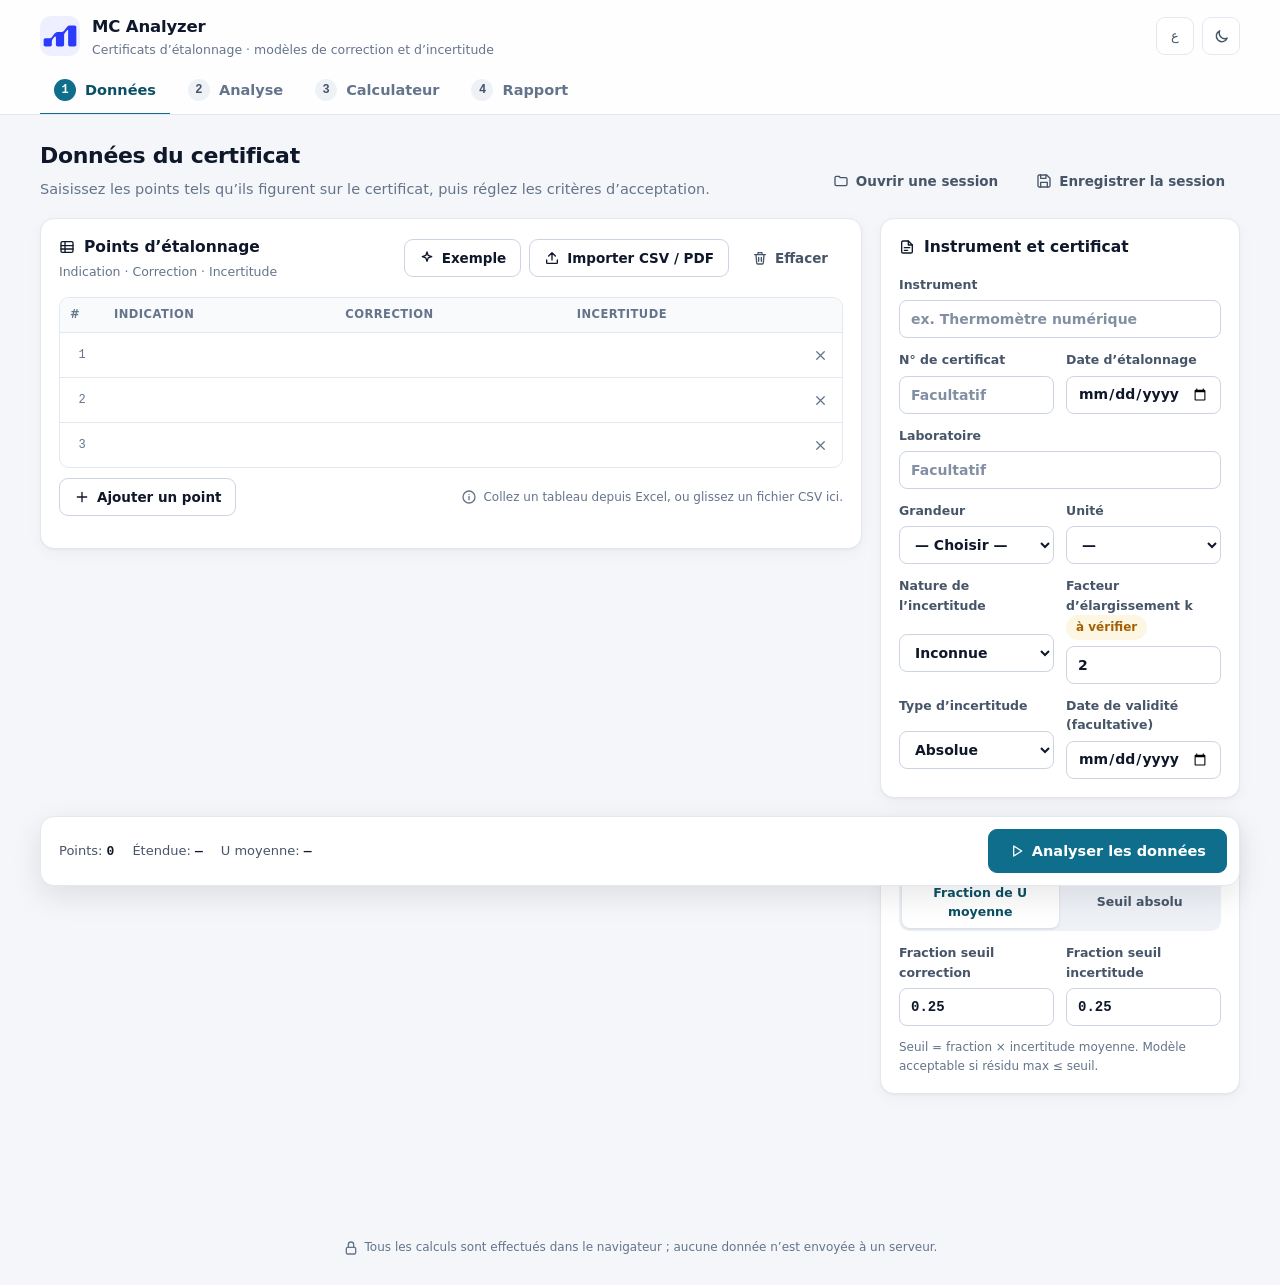
<file: webapp/index.html>
<!doctype html>
<html lang="fr" dir="ltr">
<head>
  <meta charset="utf-8">
  <meta name="viewport" content="width=device-width, initial-scale=1">
  <title>MC Analyzer</title>
  <meta name="description" content="Analyse des certificats d'étalonnage : modèles de correction et d'incertitude, calculateur et rapport.">
  <meta name="referrer" content="no-referrer">
  <meta name="color-scheme" content="light dark">
  <link rel="stylesheet" href="styles.css">
  <link rel="icon" type="image/png" href="logo.png">
  <link rel="icon" type="image/svg+xml" href="logo.svg">
</head>
<body>
  <header class="appbar">
    <div class="wrap appbar-inner">
      <div class="brand">
        <div class="brand-mark" aria-hidden="true"><img src="logo.svg" alt="" width="40" height="40"></div>
        <div class="brand-text">
          <strong data-i18n="app.title"></strong>
          <span data-i18n="app.subtitle"></span>
        </div>
      </div>
      <div class="appbar-actions">
        <button class="icon-btn lang-btn" id="langBtn" type="button"></button>
        <button class="icon-btn" id="themeBtn" type="button" data-i18n-title="theme"></button>
      </div>
    </div>
    <nav class="wrap tabs" role="tablist">
      <button class="tab active" role="tab" data-tab="data"><span class="step">1</span><span data-i18n="tab.data"></span></button>
      <button class="tab" role="tab" data-tab="analysis"><span class="step">2</span><span data-i18n="tab.analysis"></span></button>
      <button class="tab" role="tab" data-tab="calc"><span class="step">3</span><span data-i18n="tab.calc"></span></button>
      <button class="tab" role="tab" data-tab="report"><span class="step">4</span><span data-i18n="tab.report"></span></button>
    </nav>
  </header>

  <main class="wrap">
    <!-- 1. Données -->
    <section class="panel active" id="panel-data" role="tabpanel">
      <div class="page-head">
        <div>
          <h1 data-i18n="data.h"></h1>
          <p data-i18n="data.p"></p>
        </div>
        <div class="toolbar">
          <button class="btn ghost" id="loadSessionBtn" type="button"><span class="ico" data-ico="folder"></span><span data-i18n="btn.loadSession"></span></button>
          <button class="btn ghost" id="saveSessionBtn" type="button"><span class="ico" data-ico="save"></span><span data-i18n="btn.saveSession"></span></button>
        </div>
      </div>

      <div class="layout-data">
        <div class="card dropzone" id="pointsCard">
          <div class="card-head">
            <div>
              <h2><span class="ico" data-ico="table"></span><span data-i18n="points.title"></span></h2>
              <p class="card-sub" data-i18n="points.sub"></p>
            </div>
            <div class="toolbar">
              <button class="btn" id="exampleBtn" type="button"><span class="ico" data-ico="spark"></span><span data-i18n="btn.example"></span></button>
              <button class="btn" id="importBtn" type="button"><span class="ico" data-ico="upload"></span><span data-i18n="btn.importFile"></span></button>
              <button class="btn ghost danger" id="clearBtn" type="button"><span class="ico" data-ico="trash"></span><span class="lbl-opt" data-i18n="btn.clear"></span></button>
            </div>
          </div>
          <div class="card-body">
            <div class="table-wrap">
              <table class="pts">
                <thead><tr>
                  <th>#</th>
                  <th><span data-i18n="col.indication"></span> <span class="unit-i"></span></th>
                  <th><span data-i18n="col.correction"></span> <span class="unit-c"></span></th>
                  <th><span data-i18n="col.uncertainty"></span> <span class="unit-u"></span></th>
                  <th></th>
                </tr></thead>
                <tbody id="pointsBody"></tbody>
              </table>
            </div>
            <div class="table-foot">
              <button class="btn" id="addRowBtn" type="button"><span class="ico" data-ico="plus"></span><span data-i18n="btn.addRow"></span></button>
              <p class="help"><span class="ico" data-ico="info"></span><span data-i18n="points.hint"></span></p>
            </div>
            <div class="alerts" id="dataAlerts"></div>
          </div>
        </div>

        <div class="stack">
          <div class="card">
            <div class="card-head"><h2><span class="ico" data-ico="doc"></span><span data-i18n="meta.title"></span></h2></div>
            <div class="card-body fields two">
              <label class="field full"><span data-i18n="f.instrument"></span><input id="m-instrument" data-i18n-ph="ph.instrument" autocomplete="off"></label>
              <label class="field"><span data-i18n="f.certificate"></span><input id="m-certificate" data-i18n-ph="ph.optional" autocomplete="off"></label>
              <label class="field"><span data-i18n="f.date"></span><input id="m-date" type="date"></label>
              <label class="field full"><span data-i18n="f.lab"></span><input id="m-lab" data-i18n-ph="ph.optional" autocomplete="off"></label>
              <label class="field"><span data-i18n="f.grandeur"></span><select id="m-grandeur"></select></label>
              <label class="field"><span data-i18n="f.unit"></span><select id="m-unit"></select></label>
              <input type="hidden" id="m-unitI"><input type="hidden" id="m-unitC"><input type="hidden" id="m-unitU">
              <label class="field"><span data-i18n="f.nature"></span>
                <select id="m-nature">
                  <option value="" data-i18n="nature.unknown"></option>
                  <option value="U" data-i18n="nature.expanded"></option>
                  <option value="u" data-i18n="nature.standard"></option>
                </select>
              </label>
              <label class="field"><span><span data-i18n="f.k"></span> <span class="pill warn" id="kVerifyPill" data-i18n="k.verify" hidden></span></span>
                <input id="m-k" inputmode="decimal" autocomplete="off" value="2">
              </label>
              <label class="field"><span data-i18n="f.uncType"></span>
                <select id="m-uncType">
                  <option value="absolute" data-i18n="unc.absolute"></option>
                  <option value="relative" data-i18n="unc.relative"></option>
                </select>
              </label>
              <label class="field"><span data-i18n="f.validUntil"></span><input id="m-validUntil" type="date"></label>
            </div>
          </div>

          <div class="card">
            <div class="card-head"><h2><span class="ico" data-ico="sliders"></span><span data-i18n="crit.title"></span></h2></div>
            <div class="card-body fields">
              <div class="seg" role="radiogroup">
                <button type="button" data-mode="fraction" class="on" data-i18n="mode.fraction"></button>
                <button type="button" data-mode="absolute" data-i18n="mode.absolute"></button>
              </div>
              <div class="fields two" id="fractionFields">
                <label class="field"><span data-i18n="f.alphaC"></span><input id="s-alphaC" type="number" min="0" step="any" value="0.25"></label>
                <label class="field"><span data-i18n="f.alphaU"></span><input id="s-alphaU" type="number" min="0" step="any" value="0.25"></label>
              </div>
              <div class="fields two" id="absoluteFields" hidden>
                <label class="field"><span data-i18n="f.limitC"></span><input id="s-limitC" type="number" min="0" step="any" value="0"></label>
                <label class="field"><span data-i18n="f.limitU"></span><input id="s-limitU" type="number" min="0" step="any" value="0"></label>
              </div>
              <p class="help" id="critHelp"></p>
            </div>
          </div>
        </div>
      </div>

      <div class="action-bar">
        <div class="summary" id="dataSummary"></div>
        <button class="btn primary lg" id="analyzeBtn" type="button"><span class="ico" data-ico="play"></span><span data-i18n="btn.analyze"></span></button>
      </div>
    </section>

    <!-- 2. Analyse -->
    <section class="panel" id="panel-analysis" role="tabpanel">
      <div class="page-head">
        <div><h1 data-i18n="an.h"></h1><p data-i18n="an.p"></p></div>
      </div>
      <div id="analysisEmpty" class="card empty"></div>
      <div id="analysisContent" hidden>
        <div class="verdict" id="verdict"></div>
        <div class="kpis" id="kpis"></div>
        <div class="alerts" id="analysisAlerts" style="margin:-4px 0 18px"></div>
        <div class="grid-2">
          <div class="card model-card">
            <div class="card-head"><h2><span class="ico" data-ico="chart"></span><span data-i18n="model.correction"></span></h2><span id="decC"></span></div>
            <div class="card-body">
              <div class="eq-box" id="eqC"></div>
              <div class="legend"><span><i class="dot"></i><span data-i18n="chart.measured"></span></span><span><i class="fit"></i><span data-i18n="chart.fit"></span></span></div>
              <div class="chart" id="chartC"></div>
              <dl class="stats" id="statsC"></dl>
              <p class="sub-title" data-i18n="chart.residuals"></p>
              <div class="legend"><span><i class="bar"></i><span data-i18n="chart.residual"></span></span><span><i class="thr"></i><span data-i18n="chart.threshold"></span></span></div>
              <div class="chart" id="resC"></div>
              <p class="note" id="noteC"></p>
            </div>
          </div>
          <div class="card model-card">
            <div class="card-head"><h2><span class="ico" data-ico="chart"></span><span data-i18n="model.uncertainty"></span></h2><span id="decU"></span></div>
            <div class="card-body">
              <div class="eq-box" id="eqU"></div>
              <div class="legend"><span><i class="dot"></i><span data-i18n="chart.measured"></span></span><span><i class="fit"></i><span data-i18n="chart.fit"></span></span><span><i class="maj"></i><span data-i18n="chart.majorant"></span></span></div>
              <div class="chart" id="chartU"></div>
              <dl class="stats" id="statsU"></dl>
              <p class="sub-title" data-i18n="chart.residuals"></p>
              <div class="legend"><span><i class="bar"></i><span data-i18n="chart.residual"></span></span><span><i class="thr"></i><span data-i18n="chart.threshold"></span></span></div>
              <div class="chart" id="resU"></div>
              <p class="note" id="noteU"></p>
            </div>
          </div>
        </div>
        <p class="note"><span class="ico" data-ico="info"></span><span data-i18n="an.disclaimer"></span></p>
      </div>
    </section>

    <!-- 3. Calculateur -->
    <section class="panel" id="panel-calc" role="tabpanel">
      <div class="page-head">
        <div><h1 data-i18n="calc.h"></h1><p data-i18n="calc.p"></p></div>
      </div>
      <div id="calcEmpty" class="card empty"></div>
      <div id="calcContent" hidden>
        <div class="layout-calc">
          <div class="card">
            <div class="card-head"><h2><span class="ico" data-ico="calc"></span><span data-i18n="calc.form"></span></h2></div>
            <div class="card-body fields">
              <label class="field"><span data-i18n="f.inputI"></span>
                <input id="c-input" type="number" step="any">
                <span class="range-hint"><span id="c-lo"></span><span id="c-hi"></span></span>
              </label>
              <label class="check"><input type="checkbox" id="c-confirm"><span data-i18n="calc.confirm"></span></label>
              <button class="btn lg" id="calcBtn" type="button"><span class="ico" data-ico="list"></span><span data-i18n="btn.addHistory"></span></button>
              <div class="alerts" id="calcAlerts" style="margin:0"></div>
            </div>
          </div>
          <div class="stack">
            <div class="card">
              <div class="card-head"><h2><span class="ico" data-ico="target"></span><span data-i18n="calc.result"></span></h2></div>
              <div class="card-body" id="calcResult"></div>
            </div>
            <div class="card">
              <div class="card-head">
                <h2><span class="ico" data-ico="list"></span><span data-i18n="calc.history"></span></h2>
                <button class="btn ghost" id="clearHistoryBtn" type="button"><span class="ico" data-ico="trash"></span><span data-i18n="btn.clear"></span></button>
              </div>
              <div class="card-body"><div class="table-wrap"><table class="history" id="historyTable"></table></div></div>
            </div>
          </div>
        </div>
      </div>
    </section>

    <!-- 4. Rapport -->
    <section class="panel" id="panel-report" role="tabpanel">
      <div class="page-head">
        <div><h1 data-i18n="rep.h"></h1><p data-i18n="rep.p"></p></div>
        <div class="toolbar no-print" id="reportActions">
          <button class="btn primary" id="xlsxBtn" type="button"><span class="ico" data-ico="table"></span><span data-i18n="btn.excel"></span></button>
          <button class="btn primary" id="printBtn" type="button"><span class="ico" data-ico="printer"></span><span data-i18n="btn.print"></span></button>
        </div>
      </div>
      <div id="reportEmpty" class="card empty"></div>
      <article class="paper" id="paper" hidden></article>
    </section>
  </main>

  <footer class="site"><span class="ico" data-ico="lock"></span><span data-i18n="footer"></span></footer>
  <div id="toasts" aria-live="polite"></div>
  <dialog id="pdfDialog" class="dlg"><div id="pdfBody"></div></dialog>
  <input type="file" id="csvFile" accept=".csv,.txt,.pdf,text/csv,application/pdf" hidden>
  <input type="file" id="sessionFile" accept=".json,application/json" hidden>
  <script src="referentiel.js"></script>
  <script src="core.js"></script>
  <script src="xlsx.js"></script>
  <script src="app.js"></script>
</body>
</html>
</file>
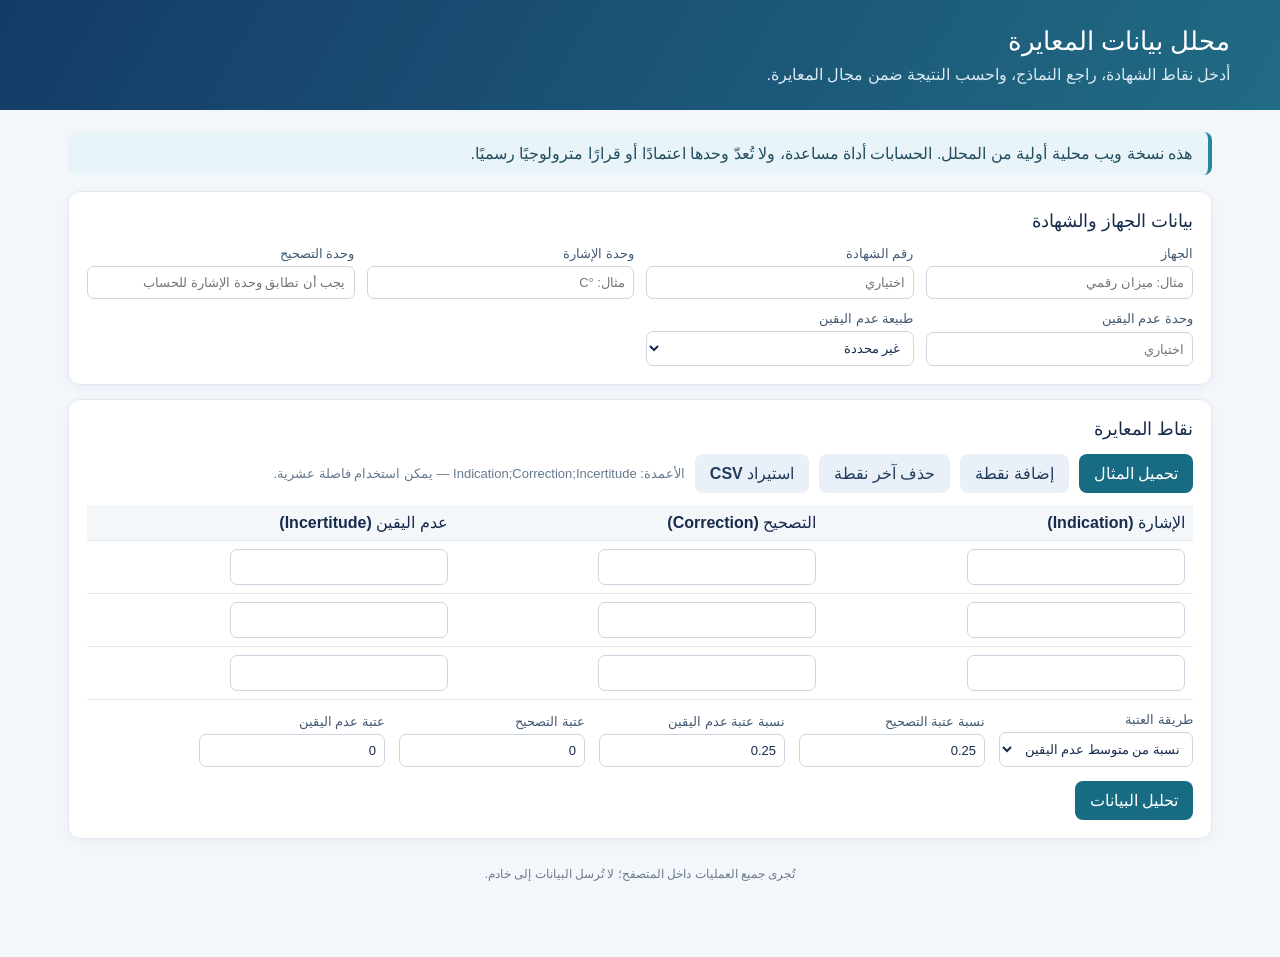
<file: webapp.html>
<!doctype html>
<html lang="ar" dir="rtl">
<head>
  <meta charset="utf-8">
  <meta name="viewport" content="width=device-width, initial-scale=1">
  <title>محلل بيانات المعايرة</title>
  <style>
    :root{font-family:"Segoe UI",Tahoma,Arial,sans-serif;color:#172b4d;background:#f3f6fb;font-synthesis:none}
    *{box-sizing:border-box}
    body{margin:0}
    header{background:linear-gradient(120deg,#143b67,#216b84);color:white;padding:26px max(20px,calc((100% - 1180px)/2))}
    header h1{margin:0 0 8px;font-size:26px}
    header p{margin:0;color:#d9e9f3}
    main{max-width:1180px;margin:22px auto;padding:0 18px 40px}
    .notice{padding:12px 16px;background:#e8f4f8;border-right:4px solid #2986a0;border-radius:8px;margin-bottom:16px;color:#244e61}
    .card{background:white;border:1px solid #e1e8f0;border-radius:12px;padding:18px;margin:14px 0;box-shadow:0 3px 12px #1834560a}
    .card h2{font-size:18px;margin:0 0 14px}
    .toolbar,.actions{display:flex;gap:10px;flex-wrap:wrap;align-items:center}
    button,.file-button{border:0;border-radius:8px;padding:10px 15px;font:inherit;font-weight:600;cursor:pointer;background:#eaf0f7;color:#203c5c}
    button.primary{background:#176b83;color:white}
    button:hover,.file-button:hover{filter:brightness(.96)}
    button:disabled{opacity:.45;cursor:not-allowed}
    input,select{font:inherit;color:#172b4d;border:1px solid #cbd6e2;border-radius:7px;padding:8px;background:white;max-width:100%}
    input[type=number]{width:100%}
    input[type=checkbox]{width:18px;height:18px;vertical-align:middle}
    .metadata{display:grid;grid-template-columns:repeat(4,minmax(150px,1fr));gap:12px}
    label.field{display:grid;gap:5px;font-size:13px;color:#435a73}
    .table-wrap{overflow:auto;margin:12px 0}
    table{border-collapse:collapse;width:100%;min-width:520px}
    th,td{border-bottom:1px solid #e5ebf1;padding:8px;text-align:right}
    th{background:#f4f7fa;font-weight:650}
    td input{min-width:110px}
    .settings{display:flex;align-items:end;gap:14px;flex-wrap:wrap}
    .settings .field{min-width:150px}
    .muted{color:#667a90;font-size:13px}
    .status{padding:12px 14px;border-radius:8px;margin-top:12px;white-space:pre-line}
    .status.ok{background:#e8f6ee;color:#17613b}
    .status.warn{background:#fff4dc;color:#704e08}
    .status.error{background:#fdecec;color:#842727}
    .results{display:grid;grid-template-columns:repeat(2,minmax(0,1fr));gap:12px}
    .metric{background:#f5f8fb;border-radius:9px;padding:13px}
    .metric strong{display:block;color:#176b83;font-size:18px;margin-top:5px;direction:ltr;text-align:right}
    .charts{display:grid;grid-template-columns:repeat(2,minmax(0,1fr));gap:12px}
    .chart{width:100%;height:270px;border:1px solid #e7edf3;border-radius:8px}
    .calc-grid{display:grid;grid-template-columns:repeat(4,minmax(150px,1fr));gap:12px;align-items:end}
    .result-box{background:#edf7fa;border:1px solid #cce5ec;border-radius:10px;padding:16px;margin-top:14px;line-height:1.9}
    .result-box strong{color:#125f77}
    .hidden{display:none}
    #file{display:none}
    footer{color:#6e7c8b;font-size:12px;text-align:center;padding:14px}
    @media(max-width:760px){.metadata,.calc-grid{grid-template-columns:repeat(2,minmax(0,1fr))}.charts{grid-template-columns:1fr}.results{grid-template-columns:1fr}}
    @media(max-width:460px){.metadata,.calc-grid{grid-template-columns:1fr}header h1{font-size:22px}}
  </style>
</head>
<body>
  <header>
    <h1>محلل بيانات المعايرة</h1>
    <p>أدخل نقاط الشهادة، راجع النماذج، واحسب النتيجة ضمن مجال المعايرة.</p>
  </header>
  <main>
    <div class="notice">هذه نسخة ويب محلية أولية من المحلل. الحسابات أداة مساعدة، ولا تُعدّ وحدها اعتمادًا أو قرارًا مترولوجيًا رسميًا.</div>

    <section class="card">
      <h2>بيانات الجهاز والشهادة</h2>
      <div class="metadata">
        <label class="field">الجهاز<input id="instrument" placeholder="مثال: ميزان رقمي"></label>
        <label class="field">رقم الشهادة<input id="certificate" placeholder="اختياري"></label>
        <label class="field">وحدة الإشارة<input id="unitI" placeholder="مثال: °C"></label>
        <label class="field">وحدة التصحيح<input id="unitC" placeholder="يجب أن تطابق وحدة الإشارة للحساب"></label>
        <label class="field">وحدة عدم اليقين<input id="unitU" placeholder="اختياري"></label>
        <label class="field">طبيعة عدم اليقين
          <select id="nature"><option value="">غير محددة</option><option>عدم يقين موسع U</option><option>عدم يقين معياري u</option></select>
        </label>
      </div>
    </section>

    <section class="card">
      <h2>نقاط المعايرة</h2>
      <div class="toolbar">
        <button class="primary" id="example">تحميل المثال</button>
        <button id="addRow">إضافة نقطة</button>
        <button id="removeRow">حذف آخر نقطة</button>
        <label class="file-button" for="file">استيراد CSV</label>
        <input id="file" type="file" accept=".csv,text/csv">
        <span class="muted">الأعمدة: Indication;Correction;Incertitude — يمكن استخدام فاصلة عشرية.</span>
      </div>
      <div class="table-wrap">
        <table>
          <thead><tr><th>الإشارة (Indication)</th><th>التصحيح (Correction)</th><th>عدم اليقين (Incertitude)</th></tr></thead>
          <tbody id="points"></tbody>
        </table>
      </div>
      <div class="settings">
        <label class="field">طريقة العتبة
          <select id="thresholdMode"><option value="fraction">نسبة من متوسط عدم اليقين</option><option value="absolute">عتبة مطلقة</option></select>
        </label>
        <label class="field fraction-setting">نسبة عتبة التصحيح<input id="alphaC" type="number" min="0" step="any" value="0.25"></label>
        <label class="field fraction-setting">نسبة عتبة عدم اليقين<input id="alphaU" type="number" min="0" step="any" value="0.25"></label>
        <label class="field absolute-setting hidden">عتبة التصحيح<input id="limitC" type="number" min="0" step="any" value="0"></label>
        <label class="field absolute-setting hidden">عتبة عدم اليقين<input id="limitU" type="number" min="0" step="any" value="0"></label>
        <button id="analyze" class="primary">تحليل البيانات</button>
      </div>
      <div id="analysisStatus" class="status hidden" role="status"></div>
    </section>

    <section id="analysis" class="card hidden">
      <h2>نتائج التحليل</h2>
      <div id="metrics" class="results"></div>
      <div class="charts">
        <div><h3>نموذج التصحيح</h3><canvas id="chartC" class="chart"></canvas></div>
        <div><h3>نموذج عدم اليقين</h3><canvas id="chartU" class="chart"></canvas></div>
      </div>
      <p class="muted">R² مؤشر وصفي فقط. العتبات إعدادات أولية ولا تمثل قاعدة معيارية عامة.</p>
    </section>

    <section id="calculator" class="card hidden">
      <h2>حساب نتيجة عند إشارة محددة</h2>
      <p class="muted">الحساب متاح داخل مجال نقاط المعايرة فقط. أكد مراجعتك للنموذج قبل الحساب.</p>
      <div class="calc-grid">
        <label class="field">الإشارة المراد حسابها<input id="inputI" type="number" step="any"></label>
        <label class="field">طريقة حساب التصحيح<select id="methodC"><option value="regression">الانحدار الخطي</option><option value="interpolation">الاستيفاء بين النقاط</option></select></label>
        <label class="field">طريقة عدم اليقين<select id="methodU"><option value="majorant">الخط المحافظ (Majorante)</option><option value="fitted">الخط الملائم</option></select></label>
        <button class="primary" id="calculate">احسب النتيجة</button>
      </div>
      <p><label><input id="confirm" type="checkbox"> أؤكد أنني راجعت النموذج وطريقة الحساب.</label></p>
      <div id="calcStatus" class="status hidden" role="status"></div>
      <div id="calcResult" class="result-box hidden"></div>
    </section>
    <footer>تُجرى جميع العمليات داخل المتصفح؛ لا تُرسل البيانات إلى خادم.</footer>
  </main>
  <script>
  (() => {
    const $ = id => document.getElementById(id);
    const tbody = $("points");
    let current = null;
    const fmt = value => Number.isFinite(value) ? new Intl.NumberFormat("ar", {maximumSignificantDigits: 7}).format(value) : "غير معرّف";
    function row(values = ["", "", ""]) {
      const tr = document.createElement("tr");
      values.forEach(value => {
        const td = document.createElement("td");
        const input = document.createElement("input");
        input.type = "text"; input.inputMode = "decimal"; input.value = value;
        input.setAttribute("aria-label", "قيمة نقطة المعايرة");
        td.append(input); tr.append(td);
      });
      tbody.append(tr);
    }
    function setRows(data) { tbody.replaceChildren(); data.forEach(row); }
    function invalidateAnalysis() {
      current = null;
      $("analysis").classList.add("hidden");
      $("calculator").classList.add("hidden");
      $("calcResult").classList.add("hidden");
      $("confirm").checked = false;
    }
    function message(id, text, kind) {
      const el = $(id); el.textContent = text; el.className = `status ${kind}`;
    }
    function number(value) {
      const normalized = String(value).trim().replace(/[\u00a0\u202f ]/g, "").replace(/[−–]/g, "-");
      const parsed = normalized.includes(",") && !normalized.includes(".") ? normalized.replace(",", ".") : normalized;
      return parsed === "" ? NaN : Number(parsed);
    }
    function readPoints() {
      return [...tbody.rows].map((tr, i) => {
        const values = [...tr.querySelectorAll("input")].map(input => number(input.value));
        if (values.some(v => !Number.isFinite(v))) throw new Error(`تأكد من إدخال أرقام صحيحة في جميع خانات النقطة ${i + 1}.`);
        if (values[2] < 0) throw new Error(`عدم اليقين لا يمكن أن يكون سالبًا (النقطة ${i + 1}).`);
        return {x: values[0], c: values[1], u: values[2]};
      });
    }
    function fit(points, key) {
      const n = points.length, mx = points.reduce((s, p) => s + p.x, 0) / n;
      const my = points.reduce((s, p) => s + p[key], 0) / n;
      const sxx = points.reduce((s, p) => s + (p.x - mx) ** 2, 0);
      if (!Number.isFinite(sxx) || sxx <= Number.EPSILON * Math.max(1, ...points.map(p => Math.abs(p.x))) ** 2 * n)
        throw new Error("مجال الإشارة ثابت أو ضيق جدًا لإجراء الانحدار.");
      const a = points.reduce((s, p) => s + (p.x - mx) * (p[key] - my), 0) / sxx, b = my - a * mx;
      const residuals = points.map(p => p[key] - (a * p.x + b));
      const sse = residuals.reduce((s, r) => s + r * r, 0);
      const sst = points.reduce((s, p) => s + (p[key] - my) ** 2, 0);
      const tol = 1e-10 * Math.max(1, points.reduce((s, p) => s + p[key] ** 2, 0));
      return {a, b, residuals, maxResidual: Math.max(...residuals.map(Math.abs)),
        r2: sst <= tol ? NaN : 1 - sse / sst, constant: sst <= tol};
    }
    function analyze() {
      $("calcResult").classList.add("hidden"); $("calcStatus").classList.add("hidden");
      try {
        let points = readPoints();
        if (points.length < 3) throw new Error("يلزم إدخال ثلاث نقاط معايرة على الأقل.");
        const xs = points.map(p => p.x);
        if (new Set(xs).size !== xs.length) throw new Error("توجد إشارتان متطابقتان؛ يجب أن تكون كل الإشارات فريدة.");
        if (xs.some((x, i) => i && x < xs[i - 1])) {
          points = points.slice().sort((a, b) => a.x - b.x);
          setRows(points.map(p => [p.x, p.c, p.u]));
        }
        const c = fit(points, "c"), u = fit(points, "u");
        const meanU = points.reduce((sum, p) => sum + p.u, 0) / points.length;
        const fraction = $("thresholdMode").value === "fraction";
        const sc = fraction ? number($("alphaC").value) * meanU : number($("limitC").value);
        const su = fraction ? number($("alphaU").value) * meanU : number($("limitU").value);
        if (![sc, su].every(v => Number.isFinite(v) && v >= 0)) throw new Error("العتبات والنسب يجب أن تكون أرقامًا غير سالبة.");
        const majorant = {...u, b: u.b + u.maxResidual};
        const lo = points[0].x, hi = points[points.length - 1].x;
        const tolerance = 1e-10 * Math.max(1, ...points.map(p => Math.abs(p.u)));
        const majorantUsable = [lo, hi].every(x => majorant.a * x + majorant.b >= -tolerance);
        current = {points, c, u, majorant, lo, hi, majorantUsable,
          sc, su, nature: $("nature").value, unitI: $("unitI").value.trim(), unitC: $("unitC").value.trim()};
        const decision = (model, limit) => model.maxResidual <= limit + 1e-10 * Math.max(1, limit, model.maxResidual) ? "مقبول حسب عتبة البواقي" : "غير مقبول حسب عتبة البواقي";
        const statusText = [
          `التصحيح: ${decision(c, sc)} (العتبة ${fmt(sc)}؛ أكبر باقي ${fmt(c.maxResidual)}).`,
          `عدم اليقين: ${decision(u, su)} (العتبة ${fmt(su)}؛ أكبر باقي ${fmt(u.maxResidual)}).`,
          `مجال المعايرة: ${fmt(lo)} إلى ${fmt(hi)}.`,
          ...(xs.some((x, i) => i && x < xs[i - 1]) ? ["تم ترتيب النقاط مع صفوفها حسب الإشارة."] : []),
          ...(!majorantUsable ? ["تحذير: الخط المحافظ يعطي قيمًا سالبة ضمن المجال ولا يمكن استخدامه."] : [])
        ].join("\n");
        message("analysisStatus", statusText, majorantUsable ? "ok" : "warn");
        $("analysis").classList.remove("hidden"); $("calculator").classList.remove("hidden");
        $("metrics").innerHTML = [
          ["التصحيح: المعادلة", `C = ${fmt(c.a)} × I + ${fmt(c.b)}`],
          ["التصحيح: R² / أكبر باقي", `${fmt(c.r2)} / ${fmt(c.maxResidual)}`],
          ["عدم اليقين: المعادلة", `U = ${fmt(u.a)} × I + ${fmt(u.b)}`],
          ["الخط المحافظ لعدم اليقين", `U = ${fmt(majorant.a)} × I + ${fmt(majorant.b)}`]
        ].map(([label, value]) => `<div class="metric">${label}<strong>${value}</strong></div>`).join("");
        $("inputI").min = lo; $("inputI").max = hi; $("inputI").value = (lo + hi) / 2;
        $("confirm").checked = false;
        drawChart($("chartC"), points, c, "c", null);
        drawChart($("chartU"), points, u, "u", majorant);
        $("analysis").scrollIntoView({behavior:"smooth", block:"start"});
      } catch (error) {
        current = null; $("analysis").classList.add("hidden"); $("calculator").classList.add("hidden");
        message("analysisStatus", error.message, "error");
      }
    }
    function drawChart(canvas, points, model, key, extra) {
      const rect = canvas.getBoundingClientRect(), dpr = window.devicePixelRatio || 1;
      canvas.width = Math.max(1, rect.width * dpr); canvas.height = Math.max(1, rect.height * dpr);
      const ctx = canvas.getContext("2d"); ctx.scale(dpr, dpr);
      const w = rect.width, h = rect.height, pad = {l:48, r:16, t:18, b:38};
      const series = [points.map(p => p[key]), points.map(p => model.a*p.x+model.b)];
      if (extra) series.push(points.map(p => extra.a*p.x+extra.b));
      let ymin = Math.min(...series.flat()), ymax = Math.max(...series.flat());
      if (ymin === ymax) {ymin -= 1; ymax += 1;}
      const xmin=points[0].x, xmax=points.at(-1).x, xspan=xmax-xmin || 1, yspan=ymax-ymin || 1;
      const px=x=>pad.l+(x-xmin)/xspan*(w-pad.l-pad.r), py=y=>h-pad.b-(y-ymin)/yspan*(h-pad.t-pad.b);
      ctx.font="12px Segoe UI,Arial"; ctx.strokeStyle="#e7edf3"; ctx.fillStyle="#667a90"; ctx.lineWidth=1;
      for(let i=0;i<5;i++){const y=pad.t+i*(h-pad.t-pad.b)/4;ctx.beginPath();ctx.moveTo(pad.l,y);ctx.lineTo(w-pad.r,y);ctx.stroke();ctx.fillText(fmt(ymax-i*yspan/4),3,y+4);}
      const line=(a,b,color,dash=[])=>{ctx.beginPath();ctx.setLineDash(dash);ctx.strokeStyle=color;ctx.lineWidth=2;ctx.moveTo(px(xmin),py(a*xmin+b));ctx.lineTo(px(xmax),py(a*xmax+b));ctx.stroke();ctx.setLineDash([]);};
      line(model.a,model.b,"#147a9a");
      if(extra) line(extra.a,extra.b,"#df8d28",[6,4]);
      ctx.fillStyle="#263d59";points.forEach(p=>{ctx.beginPath();ctx.arc(px(p.x),py(p[key]),4,0,Math.PI*2);ctx.fill();});
      ctx.fillStyle="#52677e";ctx.fillText(fmt(xmin),pad.l,h-10);ctx.fillText(fmt(xmax),w-pad.r-34,h-10);
      ctx.fillStyle="#147a9a";ctx.fillText("القياس: ●  الانحدار: ━",w/2-55,15);
      if(extra){ctx.fillStyle="#b96b10";ctx.fillText("المحافظ: - -",w/2-35,32);}
    }
    function calculate() {
      $("calcResult").classList.add("hidden");
      try {
        if (!current) throw new Error("أجرِ التحليل أولًا.");
        if (!$("confirm").checked) throw new Error("يرجى تأكيد مراجعة النموذج قبل الحساب.");
        if (!current.nature) throw new Error("حدد طبيعة عدم اليقين من بيانات الشهادة قبل عرض نتيجة كاملة.");
        if (current.unitI && current.unitC && current.unitI !== current.unitC)
          throw new Error("وحدتا الإشارة والتصحيح مختلفتان؛ لا يمكن حساب الإشارة + التصحيح دون تحويل موثق.");
        const x = number($("inputI").value);
        if (!Number.isFinite(x)) throw new Error("أدخل إشارة رقمية صحيحة.");
        if (x < current.lo || x > current.hi) throw new Error("الإشارة خارج مجال المعايرة؛ لا يتم الاستقراء خارج المجال.");
        const correction = $("methodC").value === "regression"
          ? current.c.a*x+current.c.b
          : interpolate(x, current.points, "c");
        const uncertaintyModel = $("methodU").value === "majorant" ? current.majorant : current.u;
        if ($("methodU").value === "majorant" && !current.majorantUsable)
          throw new Error("الخط المحافظ لعدم اليقين سلبي ضمن المجال؛ اختر الخط الملائم أو راجع البيانات.");
        const uncertainty = uncertaintyModel.a*x+uncertaintyModel.b;
        const endpointValues=[current.lo,current.hi].map(v=>uncertaintyModel.a*v+uncertaintyModel.b);
        if (uncertainty < 0 || endpointValues.some(v=>v<0)) throw new Error("نموذج عدم اليقين يعطي قيمة سالبة.");
        const corrected = x+correction, unit=current.unitI || current.unitC;
        const result = $("calcResult");
        result.innerHTML = `<strong>نتيجة الحساب</strong><br>الإشارة: <bdi>${fmt(x)} ${escapeHtml(unit)}</bdi><br>التصحيح: <bdi>${fmt(correction)} ${escapeHtml(current.unitC || unit)}</bdi><br>القيمة المصححة (I + C): <bdi><strong>${fmt(corrected)} ${escapeHtml(unit)}</strong></bdi><br>عدم اليقين (${escapeHtml(current.nature)}): <bdi>${fmt(uncertainty)} ${escapeHtml($("unitU").value.trim())}</bdi><br><span class="muted">الحساب ضمن مجال المعايرة؛ التفسير المترولوجي النهائي يحتاج إلى مراجعة المختص.</span>`;
        result.classList.remove("hidden"); $("calcStatus").classList.add("hidden");
      } catch(error) { message("calcStatus",error.message,"error"); }
    }
    function interpolate(x, points, key) {
      for (let i=1;i<points.length;i++) if (x<=points[i].x) {
        const left=points[i-1],right=points[i];
        return left[key]+(x-left.x)*(right[key]-left[key])/(right.x-left.x);
      }
      return points.at(-1)[key];
    }
    function escapeHtml(text) { return String(text).replace(/[&<>"']/g, ch => ({"&":"&amp;","<":"&lt;",">":"&gt;",'"':"&quot;","'":"&#39;"}[ch])); }
    $("example").addEventListener("click",()=>{
      setRows([[0,"0,1","0,2"],[10,"0,2","0,22"],[20,"0,3","0,24"],[30,"0,4","0,26"]]);
      $("nature").value="عدم يقين موسع U"; $("unitI").value=""; $("unitC").value=""; $("unitU").value="";
      $("analysisStatus").classList.add("hidden"); $("analysis").classList.add("hidden"); $("calculator").classList.add("hidden");
    });
    $("addRow").addEventListener("click",()=>row());
    $("removeRow").addEventListener("click",()=>{if(tbody.rows.length)tbody.deleteRow(-1);});
    $("thresholdMode").addEventListener("change",()=>{
      const fraction=$("thresholdMode").value==="fraction";
      document.querySelectorAll(".fraction-setting").forEach(el=>el.classList.toggle("hidden",!fraction));
      document.querySelectorAll(".absolute-setting").forEach(el=>el.classList.toggle("hidden",fraction));
    });
    $("analyze").addEventListener("click",analyze);
    $("calculate").addEventListener("click",calculate);
    tbody.addEventListener("input",invalidateAnalysis);
    ["instrument","certificate","unitI","unitC","unitU","nature","thresholdMode","alphaC","alphaU","limitC","limitU"]
      .forEach(id=>$(id).addEventListener("input",invalidateAnalysis));
    $("addRow").addEventListener("click",invalidateAnalysis);
    $("removeRow").addEventListener("click",invalidateAnalysis);
    $("file").addEventListener("change",event=>{
      const file=event.target.files[0];if(!file)return;
      const reader=new FileReader();
      reader.onload=()=>{
        try{
          const lines=String(reader.result).replace(/^\uFEFF/,"").split(/\r?\n/).filter(line=>line.trim());
          if(lines.length<2)throw new Error("ملف CSV فارغ أو لا يحتوي على نقاط.");
          const delimiter=lines[0].includes(";")?";":",";
          const parse=line=>line.split(delimiter).map(value=>value.trim().replace(/^"(.*)"$/,"$1"));
          const header=parse(lines[0]).map(value=>value.toLowerCase());
          if (!["indication","correction","incertitude"].every(name=>header.includes(name)))
            throw new Error("يجب أن يحتوي السطر الأول على عناوين الأعمدة Indication وCorrection وIncertitude.");
          const data=lines.slice(1);
          const points=data.map((line,i)=>{
            const cols=parse(line);
            if(cols.length<3)throw new Error(`عدد الأعمدة غير صحيح في سطر CSV ${i+2}.`);
            return cols.slice(0,3);
          });
          setRows(points);invalidateAnalysis();$("analysisStatus").classList.add("hidden");
        }catch(error){message("analysisStatus",error.message,"error");}
        event.target.value="";
      };
      reader.onerror=()=>message("analysisStatus","تعذر قراءة ملف CSV.","error");
      reader.readAsText(file);
    });
    window.addEventListener("resize",()=>{if(current){drawChart($("chartC"),current.points,current.c,"c",null);drawChart($("chartU"),current.points,current.u,"u",current.majorant);}});
    setRows([["","",""],["","",""],["","",""]]);
  })();
  </script>
</body>
</html>
</file>
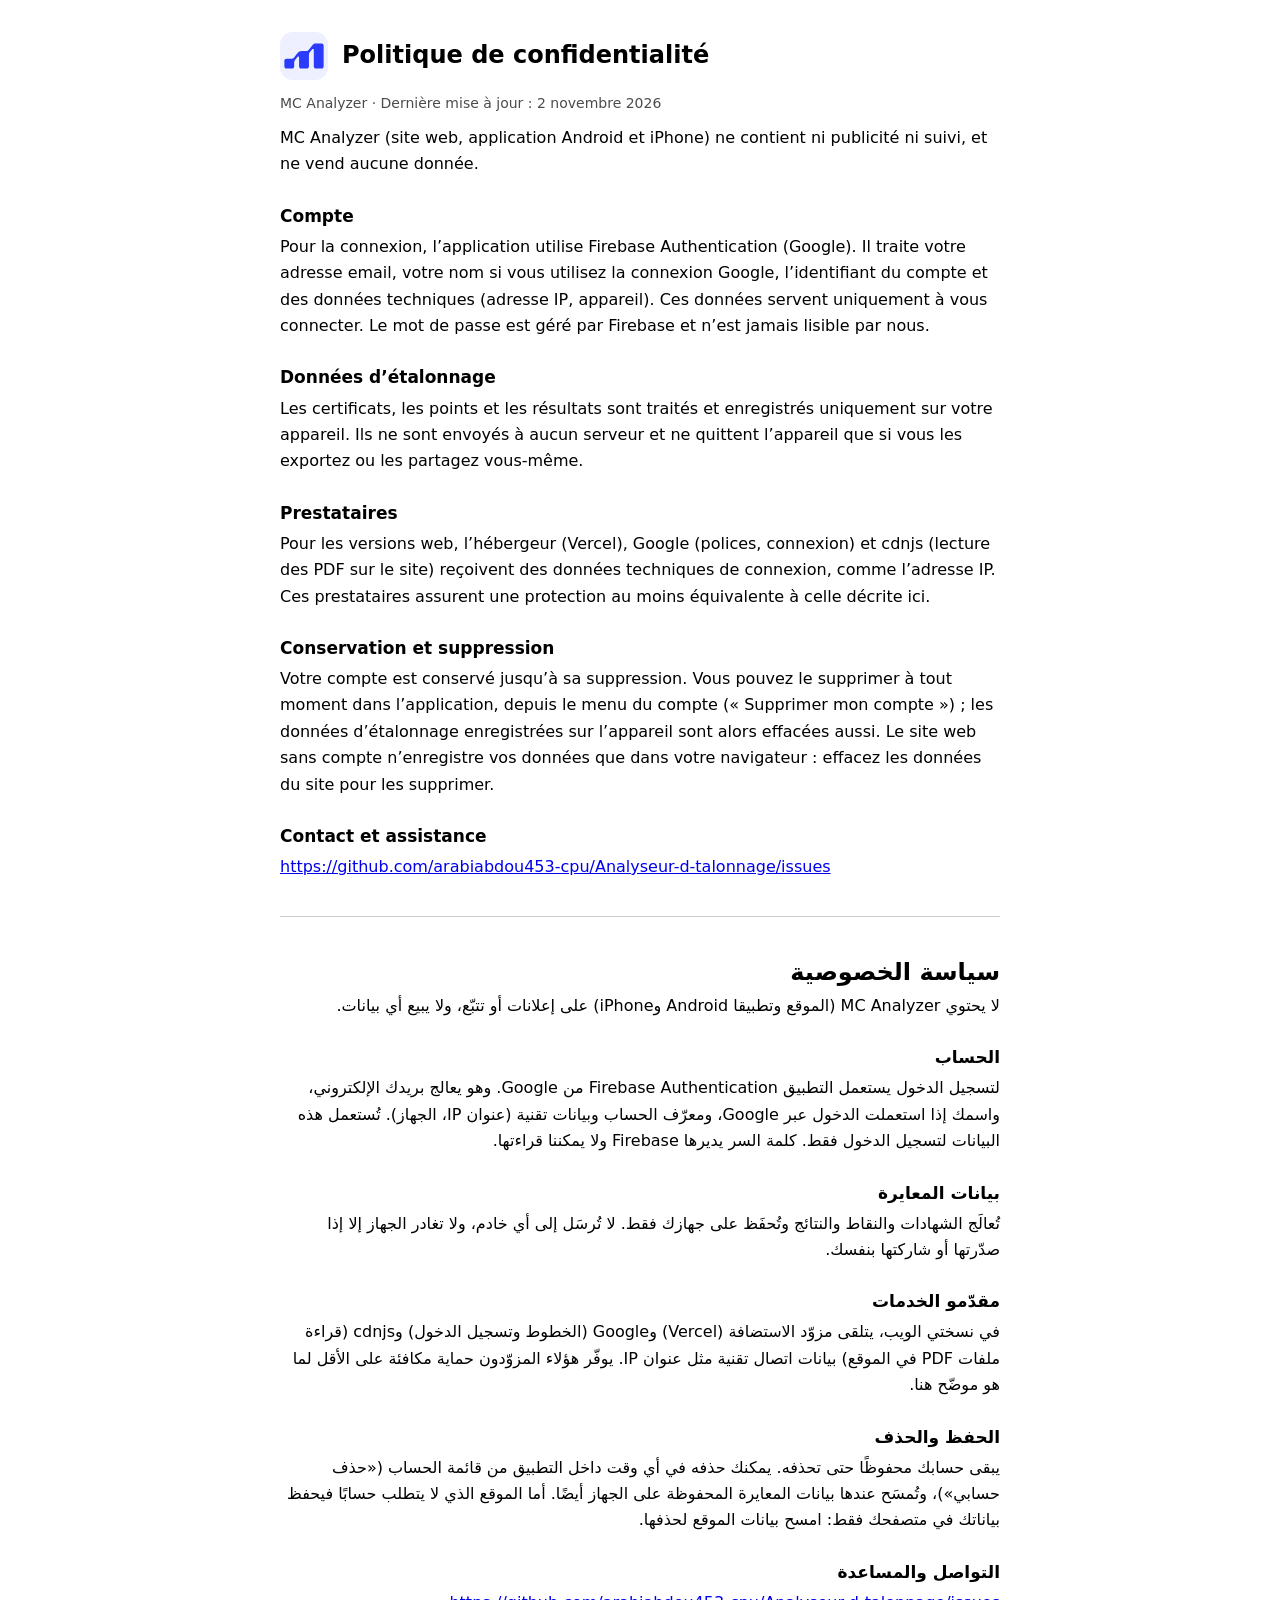
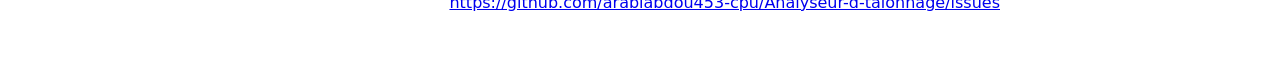
<file: webapp/confidentialite.html>
<!doctype html>
<html lang="fr">
<head>
  <meta charset="utf-8">
  <meta name="viewport" content="width=device-width, initial-scale=1">
  <title>MC Analyzer — Confidentialité</title>
  <link rel="icon" type="image/png" href="logo.png">
  <link rel="icon" type="image/svg+xml" href="logo.svg">
  <style>
    :root { color-scheme: light dark; }
    body { margin: 0; font: 16px/1.65 system-ui, -apple-system, "Segoe UI", Roboto, sans-serif; background: Canvas; color: CanvasText; }
    main { max-width: 720px; margin: 0 auto; padding: 32px 16px 56px; }
    header { display: flex; align-items: center; gap: 14px; margin-bottom: 12px; }
    h1 { font-size: 24px; margin: 0; }
    h2 { font-size: 17px; margin: 24px 0 4px; }
    p { margin: 0 0 10px; }
    hr { border: 0; border-top: 1px solid color-mix(in srgb, CanvasText 20%, transparent); margin: 36px 0; }
    .date { opacity: .7; font-size: 14px; }
    a { overflow-wrap: anywhere; }
  </style>
</head>
<body>
  <main>
    <header>
      <img src="logo.svg" alt="" width="48" height="48">
      <h1>Politique de confidentialité</h1>
    </header>
    <p class="date">MC Analyzer · Dernière mise à jour : 2 novembre 2026</p>
    <p>MC Analyzer (site web, application Android et iPhone) ne contient ni publicité ni suivi, et ne vend aucune donnée.</p>

    <h2>Compte</h2>
    <p>Pour la connexion, l’application utilise Firebase Authentication (Google). Il traite votre adresse email, votre nom si vous utilisez la connexion Google, l’identifiant du compte et des données techniques (adresse IP, appareil). Ces données servent uniquement à vous connecter. Le mot de passe est géré par Firebase et n’est jamais lisible par nous.</p>

    <h2>Données d’étalonnage</h2>
    <p>Les certificats, les points et les résultats sont traités et enregistrés uniquement sur votre appareil. Ils ne sont envoyés à aucun serveur et ne quittent l’appareil que si vous les exportez ou les partagez vous-même.</p>

    <h2>Prestataires</h2>
    <p>Pour les versions web, l’hébergeur (Vercel), Google (polices, connexion) et cdnjs (lecture des PDF sur le site) reçoivent des données techniques de connexion, comme l’adresse IP. Ces prestataires assurent une protection au moins équivalente à celle décrite ici.</p>

    <h2>Conservation et suppression</h2>
    <p>Votre compte est conservé jusqu’à sa suppression. Vous pouvez le supprimer à tout moment dans l’application, depuis le menu du compte (« Supprimer mon compte ») ; les données d’étalonnage enregistrées sur l’appareil sont alors effacées aussi. Le site web sans compte n’enregistre vos données que dans votre navigateur : effacez les données du site pour les supprimer.</p>

    <h2>Contact et assistance</h2>
    <p><a href="https://github.com/arabiabdou453-cpu/Analyseur-d-talonnage/issues">https://github.com/arabiabdou453-cpu/Analyseur-d-talonnage/issues</a></p>

    <hr>

    <section lang="ar" dir="rtl">
      <h1>سياسة الخصوصية</h1>
      <p>لا يحتوي MC Analyzer (الموقع وتطبيقا Android وiPhone) على إعلانات أو تتبّع، ولا يبيع أي بيانات.</p>

      <h2>الحساب</h2>
      <p>لتسجيل الدخول يستعمل التطبيق Firebase Authentication من Google. وهو يعالج بريدك الإلكتروني، واسمك إذا استعملت الدخول عبر Google، ومعرّف الحساب وبيانات تقنية (عنوان IP، الجهاز). تُستعمل هذه البيانات لتسجيل الدخول فقط. كلمة السر يديرها Firebase ولا يمكننا قراءتها.</p>

      <h2>بيانات المعايرة</h2>
      <p>تُعالَج الشهادات والنقاط والنتائج وتُحفَظ على جهازك فقط. لا تُرسَل إلى أي خادم، ولا تغادر الجهاز إلا إذا صدّرتها أو شاركتها بنفسك.</p>

      <h2>مقدّمو الخدمات</h2>
      <p>في نسختي الويب، يتلقى مزوّد الاستضافة (Vercel) وGoogle (الخطوط وتسجيل الدخول) وcdnjs (قراءة ملفات PDF في الموقع) بيانات اتصال تقنية مثل عنوان IP. يوفّر هؤلاء المزوّدون حماية مكافئة على الأقل لما هو موضّح هنا.</p>

      <h2>الحفظ والحذف</h2>
      <p>يبقى حسابك محفوظًا حتى تحذفه. يمكنك حذفه في أي وقت داخل التطبيق من قائمة الحساب («حذف حسابي»)، وتُمسَح عندها بيانات المعايرة المحفوظة على الجهاز أيضًا. أما الموقع الذي لا يتطلب حسابًا فيحفظ بياناتك في متصفحك فقط: امسح بيانات الموقع لحذفها.</p>

      <h2>التواصل والمساعدة</h2>
      <p dir="ltr" style="text-align:right"><a href="https://github.com/arabiabdou453-cpu/Analyseur-d-talonnage/issues">https://github.com/arabiabdou453-cpu/Analyseur-d-talonnage/issues</a></p>
    </section>
  </main>
</body>
</html>
</file>
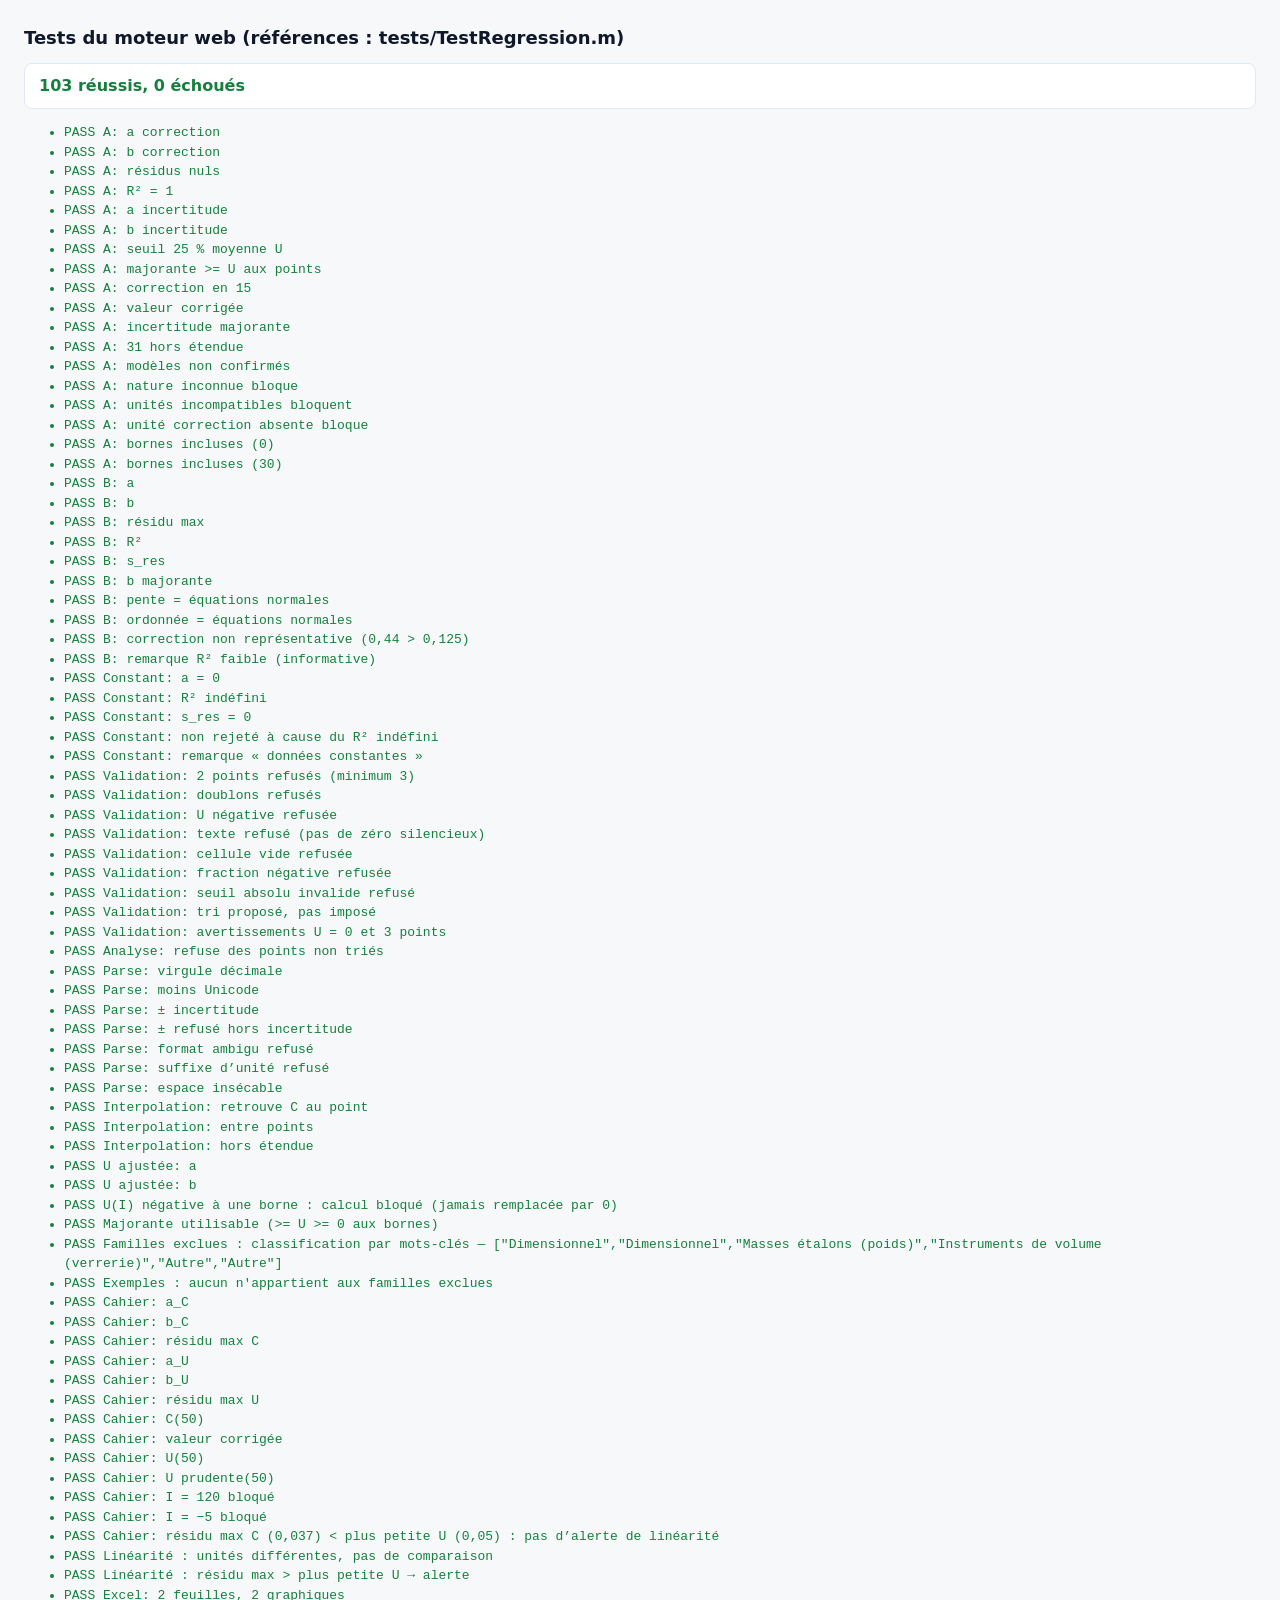
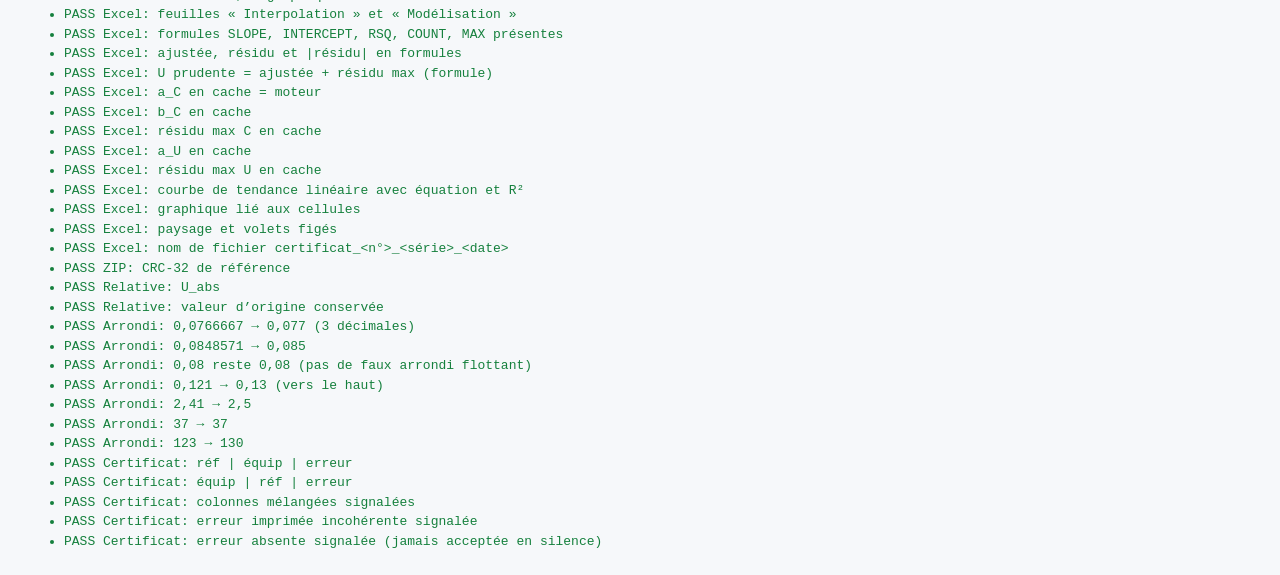
<file: webapp/tests.html>
<!doctype html>
<html lang="fr">
<head>
  <meta charset="utf-8">
  <meta name="viewport" content="width=device-width, initial-scale=1">
  <title>Tests du moteur</title>
  <style>
    body { font: 14px/1.5 system-ui, sans-serif; margin: 24px; background: #f6f8fa; color: #0f172a; }
    h1 { font-size: 18px; } .ok { color: #15803d; } .ko { color: #b91c1c; font-weight: 700; }
    li { font-family: ui-monospace, Consolas, monospace; font-size: 13px; }
    #summary { font-size: 16px; font-weight: 700; padding: 10px 14px; border-radius: 8px; background: #fff; border: 1px solid #e2e8f0; }
  </style>
</head>
<body>
  <h1>Tests du moteur web (références : tests/TestRegression.m)</h1>
  <div id="summary">…</div>
  <ul id="out"></ul>
  <script src="referentiel.js"></script>
  <script src="core.js"></script>
  <script src="xlsx.js"></script>
  <script>
  (() => {
    const K = window.EtalonnageCore, out = document.getElementById('out');
    let pass = 0, fail = 0;
    const log = (ok, name, detail = '') => {
      ok ? pass++ : fail++;
      const li = document.createElement('li'); li.className = ok ? 'ok' : 'ko';
      li.textContent = `${ok ? 'PASS' : 'FAIL'}  ${name}${detail ? ' — ' + detail : ''}`; out.append(li);
    };
    const near = (name, got, exp, tol = 1e-12) => {
      const ok = Array.isArray(exp) ? exp.every((e, i) => Math.abs(got[i] - e) <= tol) : Math.abs(got - exp) <= tol;
      log(ok, name, ok ? '' : `obtenu ${JSON.stringify(got)}, attendu ${JSON.stringify(exp)}`);
    };
    const throwsCode = (name, fn, code) => {
      try { fn(); log(false, name, 'aucune erreur'); } catch (e) { log(e.code === code, name, e.code === code ? '' : `code ${e.code}`); }
    };
    const pts = (x, c, u) => x.map((v, i) => ({ x: v, c: c[i], u: u[i] }));
    const meta = { nature: 'U', unitI: 'u', unitC: 'u' };

    // casAExact
    {
      const x = [0, 10, 20, 30], C = [.1, .2, .3, .4], U = [.2, .22, .24, .26];
      const c = K.ajusterDroite(x, C), u = K.ajusterDroite(x, U);
      near('A: a correction', c.a, .01); near('A: b correction', c.b, .1);
      near('A: résidus nuls', c.residu, [0, 0, 0, 0]); near('A: R² = 1', c.R2, 1);
      near('A: a incertitude', u.a, .002); near('A: b incertitude', u.b, .2);
      const v = K.valider(x.map((xi, i) => [String(xi), String(C[i]), String(U[i])]), { mode: 'fraction', alphaC: '0.25', alphaU: '0.25' });
      near('A: seuil 25 % moyenne U', v.sC, .0575);
      const A = K.analyser(v.pts, v.sC, v.sU);
      log(x.every((xi, i) => A.maj.a * xi + A.maj.b >= U[i] - 1e-12), 'A: majorante >= U aux points');
      const r = K.calculer(A, meta, 15, 'regression', true);
      near('A: correction en 15', r.C, .25); near('A: valeur corrigée', r.corrected, 15.25); near('A: incertitude majorante', r.U, .23);
      throwsCode('A: 31 hors étendue', () => K.calculer(A, meta, 31, 'regression', true), 'outOfRange');
      throwsCode('A: modèles non confirmés', () => K.calculer(A, meta, 15, 'regression', false), 'confirm');
      throwsCode('A: nature inconnue bloque', () => K.calculer(A, { ...meta, nature: '' }, 15, 'regression', true), 'nature');
      throwsCode('A: unités incompatibles bloquent', () => K.calculer(A, { ...meta, unitC: 'mV' }, 15, 'regression', true), 'unitsCalc');
      throwsCode('A: unité correction absente bloque', () => K.calculer(A, { ...meta, unitC: '' }, 15, 'regression', true), 'unitsCalc');
      near('A: bornes incluses (0)', K.calculer(A, meta, 0, 'regression', true).uFit, .2);
      near('A: bornes incluses (30)', K.calculer(A, meta, 30, 'interpolation', true).C, .4);
    }
    // casBReference
    {
      const x = [0, 20, 50, 80, 100], C = [.4, .1, .8, .3, .2], U = [.8, .3, .5, .7, .2];
      const c = K.ajusterDroite(x, C), u = K.ajusterDroite(x, U);
      near('B: a', c.a, -.0005882352941176471); near('B: b', c.b, .3894117647058824);
      near('B: résidu max', c.residuMax, .44); near('B: R²', c.R2, .008058017727639);
      near('B: s_res', c.sRes, .3107233811734211);
      near('B: b majorante', u.b + u.residuMax, .911764705882353);
      // Contrôle indépendant par équations normales (formule non centrée).
      const n = x.length, Sx = x.reduce((s, v) => s + v, 0), Sy = C.reduce((s, v) => s + v, 0);
      const Sxy = x.reduce((s, v, i) => s + v * C[i], 0), Sxx = x.reduce((s, v) => s + v * v, 0);
      const a2 = (n * Sxy - Sx * Sy) / (n * Sxx - Sx * Sx);
      near('B: pente = équations normales', c.a, a2, 1e-12); near('B: ordonnée = équations normales', c.b, (Sy - a2 * Sx) / n, 1e-12);
      const A = K.analyser(pts(x, C, U), .25 * .5, .25 * .5);
      log(A.decC.ok === false, 'B: correction non représentative (0,44 > 0,125)');
      log(A.decC.r2 === 'r2.low', 'B: remarque R² faible (informative)');
    }
    // casConstant
    {
      const m = K.ajusterDroite([0, 10, 20], [.2, .2, .2]);
      near('Constant: a = 0', m.a, 0); log(Number.isNaN(m.R2), 'Constant: R² indéfini'); near('Constant: s_res = 0', m.sRes, 0);
      log(K.evaluerCritere(m, 0).ok === true, 'Constant: non rejeté à cause du R² indéfini');
      log(K.evaluerCritere(m, 0).r2 === 'r2.undef', 'Constant: remarque « données constantes »');
    }
    // validationEtSeuils
    {
      const s = { mode: 'fraction', alphaC: '0.25', alphaU: '0.25' };
      log(K.valider([['0', '.1', '.2'], ['10', '.2', '.3']], s).errors[0]?.code === 'minPoints', 'Validation: 2 points refusés (minimum 3)');
      log(K.valider([['10', '.1', '.2'], ['10', '.2', '.3'], ['10', '.3', '.4']], s).errors.some(e => e.code === 'dup'), 'Validation: doublons refusés');
      log(K.valider([['0', '.1', '.2'], ['10', '.2', '-.1'], ['20', '.3', '.4']], s).errors.some(e => e.code === 'negU'), 'Validation: U négative refusée');
      log(K.valider([['0', '.1', '.2'], ['10', 'abc', '.3'], ['20', '.3', '.4']], s).errors.some(e => e.code === 'nan'), 'Validation: texte refusé (pas de zéro silencieux)');
      log(K.valider([['0', '.1', '.2'], ['10', '', '.3'], ['20', '.3', '.4']], s).errors.some(e => e.code === 'nan'), 'Validation: cellule vide refusée');
      log(K.valider([['0', '.1', '.2'], ['10', '.2', '.3'], ['20', '.3', '.4']], { ...s, alphaC: '-1' }).errors.some(e => e.code === 'threshold'), 'Validation: fraction négative refusée');
      log(K.valider([['0', '.1', '.2'], ['10', '.2', '.3'], ['20', '.3', '.4']], { mode: 'absolute', limitC: '0.1', limitU: 'x' }).errors.some(e => e.code === 'threshold'), 'Validation: seuil absolu invalide refusé');
      const v = K.valider([['20', '.3', '.4'], ['0', '.1', '0'], ['10', '.2', '.3']], s);
      log(v.needsSort && !v.errors.length, 'Validation: tri proposé, pas imposé');
      log(v.warnings.includes('warn.zeroU') && v.warnings.includes('warn.three'), 'Validation: avertissements U = 0 et 3 points');
      throwsCode('Analyse: refuse des points non triés', () => K.analyser(v.pts, v.sC, v.sU), 'notSorted');
    }
    // Normalisation
    {
      near('Parse: virgule décimale', K.parseNum('0,25'), .25);
      near('Parse: moins Unicode', K.parseNum('−0,5'), -.5);
      near('Parse: ± incertitude', K.parseNum('± 0,27', true), .27);
      log(Number.isNaN(K.parseNum('± 0,27')), 'Parse: ± refusé hors incertitude');
      log(Number.isNaN(K.parseNum('1.234,5')), 'Parse: format ambigu refusé');
      log(Number.isNaN(K.parseNum('12 °C')), 'Parse: suffixe d’unité refusé');
      near('Parse: espace insécable', K.parseNum('1 000,5'), 1000.5);
    }
    // interpolationAuxPoints
    {
      const p = pts([0, 10, 20], [1, 3, 2], [0, 0, 0]);
      near('Interpolation: retrouve C au point', K.interpolation(10, p), 3);
      near('Interpolation: entre points', K.interpolation(15, p), 2.5);
      throwsCode('Interpolation: hors étendue', () => K.interpolation(21, p), 'outOfRange');
    }
    // Incertitude ajustée négative dans l'étendue
    {
      const A = K.analyser(pts([0, 10, 20], [0, 0, 0], [0, 0, 1]), 1, 1);
      near('U ajustée: a', A.u.a, .05); near('U ajustée: b', A.u.b, -1 / 6);
      throwsCode('U(I) négative à une borne : calcul bloqué (jamais remplacée par 0)', () => K.calculer(A, meta, 15, 'regression', true), 'negModel');
      log(A.maj.usable, 'Majorante utilisable (>= U >= 0 aux bornes)');
    }
    // Classification des familles exclues
    {
      const F = window.EtalonnageRef.FAMILLES_EXCLUES, c = K.classerFamille;
      const got = [c('Cale étalon 25 mm'), c('', 'Pied à coulisse numérique'), c('Poids étalon 1 kg classe F1'),
        c('', 'Burette 50 mL'), c('Température (°C)', 'Thermomètre'), c('Masse (g)', 'Balance — poids étalons classe F1')];
      log(JSON.stringify(got) === JSON.stringify([F[0], F[0], F[1], F[2], 'Autre', 'Autre']), 'Familles exclues : classification par mots-clés', JSON.stringify(got));
    }
    // Exemples : aucune famille exclue
    {
      const ex = K.exemplesAutorises();
      log(ex.length >= 5 && ex.length === window.EtalonnageRef.EXEMPLES.length, "Exemples : aucun n'appartient aux familles exclues");
    }
    // Cas de test du cahier des charges CalibFit (tolérance 1e-6)
    {
      const rows = [[0, '0,10', '0,05'], [20, '0,00', '0,06'], [40, '-0,10', '0,08'], [60, '-0,10', '0,08'], [80, '-0,20', '0,09'], [100, '-0,30', '0,10']]
        .map(r => r.map(String));
      const v = K.valider(rows, { mode: 'fraction', alphaC: '0.25', alphaU: '0.25' });
      const A = K.analyser(v.pts, v.sC, v.sU);
      const t6 = 1e-6;
      near('Cahier: a_C', A.c.a, -0.00371429, t6); near('Cahier: b_C', A.c.b, 0.0857143, t6);
      near('Cahier: résidu max C', A.c.residuMax, 0.0371429, t6);
      near('Cahier: a_U', A.u.a, 0.000485714, t6); near('Cahier: b_U', A.u.b, 0.0523810, t6);
      near('Cahier: résidu max U', A.u.residuMax, 0.00819048, t6);
      const m = { nature: 'U', unitI: '°C', unitC: '°C', unitU: '°C' };
      const r = K.calculer(A, m, 50, 'regression', true);
      near('Cahier: C(50)', r.C, -0.1, t6); near('Cahier: valeur corrigée', r.corrected, 49.9, t6);
      near('Cahier: U(50)', r.uFit, 0.0766667, t6); near('Cahier: U prudente(50)', r.uPrudent, 0.0848571, t6);
      throwsCode('Cahier: I = 120 bloqué', () => K.calculer(A, m, 120, 'regression', true), 'outOfRange');
      throwsCode('Cahier: I = −5 bloqué', () => K.calculer(A, m, -5, 'regression', true), 'outOfRange');
      log(K.alerteLinearite(A, m) === false, 'Cahier: résidu max C (0,037) < plus petite U (0,05) : pas d’alerte de linéarité');
      log(K.alerteLinearite(A, { ...m, unitU: 'K' }) === false, 'Linéarité : unités différentes, pas de comparaison');
      const B = K.analyser([{ x: 0, c: 0, u: .01 }, { x: 10, c: .5, u: .01 }, { x: 20, c: 0, u: .01 }], 1, 1);
      log(K.alerteLinearite(B, m) === true, 'Linéarité : résidu max > plus petite U → alerte');
    }
    // Classeur Excel : vraies formules + valeurs en cache identiques au moteur
    {
      const rows = [[0, '0,10', '0,05'], [20, '0,00', '0,06'], [40, '-0,10', '0,08'], [60, '-0,10', '0,08'], [80, '-0,20', '0,09'], [100, '-0,30', '0,10']]
        .map(r => r.map(String));
      const v = K.valider(rows, { mode: 'fraction', alphaC: '0.25', alphaU: '0.25' });
      const A = K.analyser(v.pts, v.sC, v.sU);
      const X = window.EtalonnageXlsx;
      const meta = { certificate: 'CE 01/26', instrument: 'Thermomètre', date: '2026-07-15', unitI: '°C', unitC: '°C', unitU: '°C', k: '2', nature: 'U' };
      const files = X.unzipStored(X.build(A, meta, { kVerified: true }));
      const s1 = files['xl/worksheets/sheet1.xml'], s2 = files['xl/worksheets/sheet2.xml'];
      const cached = (xml, ref) => +new RegExp(`<c r="${ref}"[^>]*><f>[^<]*</f><v>([^<]*)</v>`).exec(xml)?.[1];
      log(Object.keys(files).length === 15 && !!files['xl/charts/chart1.xml'] && !!files['xl/charts/chart2.xml'], 'Excel: 2 feuilles, 2 graphiques');
      log(/<sheet name="Interpolation"/.test(files['xl/workbook.xml']) && /<sheet name="Modélisation"/.test(files['xl/workbook.xml']), 'Excel: feuilles « Interpolation » et « Modélisation »');
      log(s1.includes('<f>SLOPE(C11:C16,B11:B16)</f>') && s1.includes('<f>INTERCEPT(C11:C16,B11:B16)</f>') && s1.includes('<f>RSQ(C11:C16,B11:B16)</f>')
        && s1.includes('<f>COUNT(B11:B16)</f>') && s1.includes('<f>MAX(F11:F16)</f>'), 'Excel: formules SLOPE, INTERCEPT, RSQ, COUNT, MAX présentes');
      log(s1.includes('<f>$J$11*B11+$J$12</f>') && s1.includes('<f>C11-D11</f>') && s1.includes('<f>ABS(E11)</f>'), 'Excel: ajustée, résidu et |résidu| en formules');
      log(s2.includes('<f>D11+$J$15</f>'), 'Excel: U prudente = ajustée + résidu max (formule)');
      near('Excel: a_C en cache = moteur', cached(s1, 'J11'), A.c.a, 1e-15); near('Excel: b_C en cache', cached(s1, 'J12'), A.c.b, 1e-15);
      near('Excel: résidu max C en cache', cached(s1, 'J15'), 0.0371429, 1e-6);
      near('Excel: a_U en cache', cached(s2, 'J11'), 0.000485714, 1e-6); near('Excel: résidu max U en cache', cached(s2, 'J15'), 0.00819048, 1e-6);
      log(/<c:trendlineType val="linear"\/><c:dispRSqr val="1"\/><c:dispEq val="1"\/>/.test(files['xl/charts/chart1.xml']), 'Excel: courbe de tendance linéaire avec équation et R²');
      log(files['xl/charts/chart2.xml'].includes("'Modélisation'!$B$11:$B$16"), 'Excel: graphique lié aux cellules');
      log(/orientation="landscape"/.test(s1) && /state="frozen"/.test(s1), 'Excel: paysage et volets figés');
      log(X.fileName(meta) === 'certificat_CE-01-26_Thermometre_2026-07-15.xlsx', 'Excel: nom de fichier certificat_<n°>_<série>_<date>');
      log(X.crc32(new TextEncoder().encode('123456789')) === 0xcbf43926, 'ZIP: CRC-32 de référence');
    }
    // Incertitude relative (% de la lecture) : U_abs = U% × |I| / 100
    {
      const v = K.valider([['10', '0', '1'], ['-20', '0', '1'], ['50', '0', '2']], { mode: 'fraction', alphaC: '0.25', alphaU: '0.25', uncType: 'relative' });
      near('Relative: U_abs', v.pts.map(p => p.u), [0.1, 0.2, 1]);
      near('Relative: valeur d’origine conservée', v.pts.map(p => p.uRaw), [1, 1, 2]);
    }
    // Arrondi d'affichage de l'incertitude : 2 chiffres significatifs, vers le haut
    {
      const a = u => K.arrondirIncertitude(u);
      log(a(0.0766667).value === 0.077 && a(0.0766667).decimals === 3, 'Arrondi: 0,0766667 → 0,077 (3 décimales)');
      log(a(0.0848571).value === 0.085, 'Arrondi: 0,0848571 → 0,085');
      log(a(0.08).value === 0.08, 'Arrondi: 0,08 reste 0,08 (pas de faux arrondi flottant)');
      log(a(0.121).value === 0.13, 'Arrondi: 0,121 → 0,13 (vers le haut)');
      log(a(2.41).value === 2.5 && a(2.41).decimals === 1, 'Arrondi: 2,41 → 2,5');
      log(a(37).value === 37 && a(37).decimals === 0, 'Arrondi: 37 → 37');
      log(a(123).value === 130 && a(123).decimals === 0, 'Arrondi: 123 → 130');
    }
    // Lignes de certificat (convention Correction = −Erreur)
    {
      const r1 = K.ligneCertificat([-0.08, 0, 0.08], .27);
      log(r1.ok && r1.ref === -0.08 && r1.eq === 0 && r1.err === 0.08, 'Certificat: réf | équip | erreur');
      const r2 = K.ligneCertificat([24.9, 25.02, -0.12], .42);
      log(r2.ok && r2.ref === 25.02 && r2.eq === 24.9, 'Certificat: équip | réf | erreur');
      log(!K.ligneCertificat([-0.08, 0.08, 0], .27).ok, 'Certificat: colonnes mélangées signalées');
      log(!K.ligneCertificat([10, 10.5, 0.9], .3).ok, 'Certificat: erreur imprimée incohérente signalée');
      log(!K.ligneCertificat([11.76, 1.84], 1.7).ok, 'Certificat: erreur absente signalée (jamais acceptée en silence)');
    }

    document.getElementById('summary').textContent = `${pass} réussis, ${fail} échoués`;
    document.getElementById('summary').className = fail ? 'ko' : 'ok';
    window.__resultats = { pass, fail };
  })();
  </script>
</body>
</html>
</file>
<file: webapp/styles.css>
/* MC Analyzer — web */
:root {
  --bg: #f4f6f9;
  --surface: #ffffff;
  --surface-2: #f8fafc;
  --surface-3: #eef2f7;
  --border: #e2e8f0;
  --border-strong: #cbd5e1;
  --text: #0f172a;
  --text-2: #475569;
  --text-3: #64748b;
  --primary: #0e6e8c;
  --primary-hover: #0b5c75;
  --primary-soft: #e6f3f7;
  --primary-ink: #0b4f64;
  --accent: #d97706;
  --ok: #15803d;
  --ok-soft: #e8f6ed;
  --warn: #a16207;
  --warn-soft: #fdf6e3;
  --err: #b91c1c;
  --err-soft: #fdecec;
  --s-meas: #0f172a;
  --s-fit: #0e6e8c;
  --s-maj: #d97706;
  --s-band: rgba(14, 110, 140, .08);
  --s-bar-ok: #0e6e8c;
  --s-bar-ko: #dc2626;
  --grid: #e9eef4;
  --shadow: 0 1px 2px rgba(15, 23, 42, .04), 0 4px 16px rgba(15, 23, 42, .04);
  --radius: 14px;
  --radius-sm: 9px;
  /* Polices système uniquement : aucune requête vers un service tiers. */
  --font: system-ui, -apple-system, "Segoe UI", "Noto Sans Arabic", "Noto Sans", Tahoma, Arial, sans-serif;
  --mono: ui-monospace, "Cascadia Mono", "SF Mono", Consolas, "Roboto Mono", monospace;
  color-scheme: light;
}
@media (prefers-color-scheme: dark) {
  :root:not([data-theme="light"]) {
    --bg: #0b1220; --surface: #111a2b; --surface-2: #0f1727; --surface-3: #18233a;
    --border: #1f2c44; --border-strong: #2c3b58; --text: #e6edf7; --text-2: #a9b6ca; --text-3: #7f8da3;
    --primary: #38b2d3; --primary-hover: #5cc3df; --primary-soft: #0f2d3b; --primary-ink: #9ddcee;
    --ok: #4ade80; --ok-soft: #0f2a1c; --warn: #fbbf24; --warn-soft: #2b2110; --err: #f87171; --err-soft: #2d1416;
    --s-meas: #e6edf7; --s-fit: #38b2d3; --s-maj: #f59e0b; --s-band: rgba(56, 178, 211, .10);
    --s-bar-ok: #38b2d3; --s-bar-ko: #f87171; --grid: #1c2840;
    --shadow: 0 1px 2px rgba(0, 0, 0, .3), 0 8px 24px rgba(0, 0, 0, .25);
    color-scheme: dark;
  }
}
:root[data-theme="dark"] {
  --bg: #0b1220; --surface: #111a2b; --surface-2: #0f1727; --surface-3: #18233a;
  --border: #1f2c44; --border-strong: #2c3b58; --text: #e6edf7; --text-2: #a9b6ca; --text-3: #7f8da3;
  --primary: #38b2d3; --primary-hover: #5cc3df; --primary-soft: #0f2d3b; --primary-ink: #9ddcee;
  --ok: #4ade80; --ok-soft: #0f2a1c; --warn: #fbbf24; --warn-soft: #2b2110; --err: #f87171; --err-soft: #2d1416;
  --s-meas: #e6edf7; --s-fit: #38b2d3; --s-maj: #f59e0b; --s-band: rgba(56, 178, 211, .10);
  --s-bar-ok: #38b2d3; --s-bar-ko: #f87171; --grid: #1c2840;
  --shadow: 0 1px 2px rgba(0, 0, 0, .3), 0 8px 24px rgba(0, 0, 0, .25);
  color-scheme: dark;
}

* { box-sizing: border-box; }
html { -webkit-text-size-adjust: 100%; }
body {
  margin: 0; background: var(--bg); color: var(--text);
  font: 14.5px/1.55 var(--font); font-synthesis: none; -webkit-font-smoothing: antialiased;
}
[hidden] { display: none !important; }
.wrap { max-width: 1240px; margin: 0 auto; padding: 0 20px; }
.mono, .num-cell, bdi.eq { font-family: var(--mono); font-variant-numeric: tabular-nums; }
svg { flex-shrink: 0; }

/* App bar */
.appbar {
  position: sticky; top: 0; z-index: 20;
  background: color-mix(in srgb, var(--surface) 88%, transparent);
  backdrop-filter: saturate(1.4) blur(10px); -webkit-backdrop-filter: saturate(1.4) blur(10px);
  border-bottom: 1px solid var(--border);
}
.appbar-inner { display: flex; align-items: center; justify-content: space-between; gap: 16px; padding-top: 14px; padding-bottom: 10px; }
.brand { display: flex; align-items: center; gap: 12px; min-width: 0; }
.brand-mark { width: 40px; height: 40px; border-radius: 11px; overflow: hidden; flex: none; }
.brand-mark img { display: block; width: 100%; height: 100%; }
.brand-text { display: grid; min-width: 0; }
.brand-text strong { font-size: 16.5px; letter-spacing: -.01em; }
.brand-text span { color: var(--text-3); font-size: 12.5px; white-space: nowrap; overflow: hidden; text-overflow: ellipsis; }
.appbar-actions { display: flex; gap: 8px; align-items: center; }

.tabs { display: flex; gap: 4px; overflow-x: auto; scrollbar-width: none; padding-bottom: 0; }
.tabs::-webkit-scrollbar { display: none; }
.tab {
  display: inline-flex; align-items: center; gap: 9px; padding: 10px 14px 12px; border: 0; background: none;
  font: inherit; font-weight: 600; color: var(--text-3); cursor: pointer; white-space: nowrap;
  border-bottom: 2px solid transparent; margin-bottom: -1px; transition: color .15s;
}
.tab:hover { color: var(--text); }
.tab .step {
  width: 22px; height: 22px; border-radius: 50%; display: grid; place-items: center; font-size: 12px;
  background: var(--surface-3); color: var(--text-2); font-family: var(--mono);
}
.tab.active { color: var(--primary-ink); border-bottom-color: var(--primary); }
.tab.active .step { background: var(--primary); color: #fff; }
.tab.done .step { background: var(--ok-soft); color: var(--ok); }

/* Buttons */
.btn {
  display: inline-flex; align-items: center; justify-content: center; gap: 7px; height: 38px; padding: 0 14px;
  border-radius: var(--radius-sm); border: 1px solid var(--border-strong); background: var(--surface); color: var(--text);
  font: inherit; font-weight: 600; font-size: 13.5px; cursor: pointer; white-space: nowrap;
  transition: background .15s, border-color .15s, color .15s, box-shadow .15s;
}
.btn:hover { background: var(--surface-3); }
.btn:focus-visible, .tab:focus-visible, input:focus-visible, select:focus-visible, .icon-btn:focus-visible {
  outline: 2px solid var(--primary); outline-offset: 2px;
}
.btn.primary { background: var(--primary); border-color: var(--primary); color: #fff; }
.btn.primary:hover { background: var(--primary-hover); border-color: var(--primary-hover); }
:root[data-theme="dark"] .btn.primary { color: #06212b; }
@media (prefers-color-scheme: dark) { :root:not([data-theme="light"]) .btn.primary { color: #06212b; } }
.btn.ghost { border-color: transparent; background: transparent; color: var(--text-2); }
.btn.ghost:hover { background: var(--surface-3); color: var(--text); }
.btn.danger:hover { color: var(--err); border-color: var(--err); background: var(--err-soft); }
.btn.lg { height: 44px; padding: 0 20px; font-size: 14.5px; }
.btn:disabled { opacity: .5; cursor: not-allowed; }
.icon-btn {
  width: 38px; height: 38px; display: grid; place-items: center; border-radius: var(--radius-sm);
  border: 1px solid var(--border); background: var(--surface); color: var(--text-2); cursor: pointer;
}
.icon-btn:hover { color: var(--text); background: var(--surface-3); }
.lang-btn { font-family: var(--mono); font-weight: 700; font-size: 12.5px; }

/* Layout */
main.wrap { padding-top: 24px; padding-bottom: 56px; }
.panel { display: none; animation: fade .22s ease; }
.panel.active { display: block; }
@keyframes fade { from { opacity: 0; transform: translateY(4px); } to { opacity: 1; transform: none; } }
.page-head { display: flex; align-items: flex-end; justify-content: space-between; gap: 16px; margin-bottom: 18px; flex-wrap: wrap; }
.page-head h1 { margin: 0; font-size: 22px; letter-spacing: -.015em; }
.page-head p { margin: 4px 0 0; color: var(--text-3); }
.layout-data { display: grid; grid-template-columns: minmax(0, 1fr) 360px; gap: 18px; align-items: start; }
.stack { display: grid; gap: 18px; }
.grid-2 { display: grid; grid-template-columns: repeat(2, minmax(0, 1fr)); gap: 18px; }

.card { background: var(--surface); border: 1px solid var(--border); border-radius: var(--radius); box-shadow: var(--shadow); }
.card-head { display: flex; align-items: center; justify-content: space-between; gap: 12px; padding: 16px 18px 0; flex-wrap: wrap; }
.card-head h2 { margin: 0; font-size: 15.5px; display: flex; align-items: center; gap: 9px; }
.card-head h2 .ico { color: var(--primary); }
.card-sub { color: var(--text-3); font-size: 12.5px; margin: 3px 0 0; }
.card-body { padding: 16px 18px 18px; }

/* Forms */
.fields { display: grid; gap: 12px; }
.fields.two { grid-template-columns: repeat(2, minmax(0, 1fr)); }
.field { display: grid; gap: 6px; font-size: 12.5px; font-weight: 600; color: var(--text-2); min-width: 0; }
.field.full { grid-column: 1 / -1; }
input, select {
  font: inherit; font-size: 14px; color: var(--text); background: var(--surface); border: 1px solid var(--border-strong);
  border-radius: 8px; height: 38px; padding: 0 11px; width: 100%; min-width: 0; transition: border-color .15s, box-shadow .15s;
}
input::placeholder { color: var(--text-3); opacity: .8; }
input:hover, select:hover { border-color: var(--text-3); }
input:focus, select:focus { outline: none; border-color: var(--primary); box-shadow: 0 0 0 3px var(--primary-soft); }
input[type="number"], input.num { font-family: var(--mono); font-variant-numeric: tabular-nums; }
.seg { display: grid; grid-template-columns: 1fr 1fr; background: var(--surface-3); padding: 3px; border-radius: 10px; gap: 3px; }
.seg button {
  border: 0; background: transparent; font: inherit; font-size: 12.5px; font-weight: 600; color: var(--text-2);
  padding: 7px 8px; border-radius: 8px; cursor: pointer;
}
.seg button.on { background: var(--surface); color: var(--primary-ink); box-shadow: 0 1px 3px rgba(15,23,42,.12); }
.help { color: var(--text-3); font-size: 12px; font-weight: 400; margin: 0; }
.check { display: flex; gap: 10px; align-items: flex-start; font-size: 13.5px; color: var(--text-2); cursor: pointer; }
.check input { width: 18px; height: 18px; margin: 2px 0 0; accent-color: var(--primary); flex: none; }

/* Points table */
.toolbar { display: flex; gap: 8px; flex-wrap: wrap; align-items: center; }
.toolbar .spacer { flex: 1; }
.dropzone { position: relative; }
.dropzone.drag::after {
  content: attr(data-drop); position: absolute; inset: 0; display: grid; place-items: center;
  border: 2px dashed var(--primary); border-radius: 10px; background: color-mix(in srgb, var(--primary-soft) 92%, transparent);
  color: var(--primary-ink); font-weight: 700; z-index: 3;
}
.table-wrap { overflow: auto; border: 1px solid var(--border); border-radius: 10px; }
table { border-collapse: separate; border-spacing: 0; width: 100%; }
th, td { padding: 8px 10px; text-align: start; border-bottom: 1px solid var(--border); }
tr:last-child td { border-bottom: 0; }
th {
  background: var(--surface-2); font-size: 11.5px; text-transform: uppercase; letter-spacing: .04em;
  color: var(--text-3); font-weight: 700; white-space: nowrap; position: sticky; top: 0; z-index: 1;
}
.pts td { padding: 5px 6px; }
.pts td.idx { width: 44px; text-align: center; color: var(--text-3); font-family: var(--mono); font-size: 12px; }
.pts td.act { width: 44px; text-align: center; }
.pts input { border-color: transparent; background: transparent; height: 34px; font-family: var(--mono); direction: ltr; text-align: left; }
[dir="rtl"] .pts input { text-align: right; }
.pts input:hover { border-color: var(--border-strong); background: var(--surface); }
.pts input:focus { background: var(--surface); }
.pts input.bad { border-color: var(--err); background: var(--err-soft); }
.pts tr:hover td { background: var(--surface-2); }
.row-del { width: 30px; height: 30px; border: 0; background: none; border-radius: 7px; color: var(--text-3); cursor: pointer; display: grid; place-items: center; margin: auto; }
.row-del:hover { background: var(--err-soft); color: var(--err); }
.table-foot { display: flex; justify-content: space-between; align-items: center; gap: 10px; margin-top: 10px; flex-wrap: wrap; }
.table-foot .help { display: flex; align-items: center; gap: 6px; }
kbd { font-family: var(--mono); font-size: 11px; border: 1px solid var(--border-strong); border-bottom-width: 2px; border-radius: 5px; padding: 0 5px; background: var(--surface-2); }

.action-bar {
  position: sticky; bottom: 14px; z-index: 5; margin-top: 18px; display: flex; align-items: center; justify-content: space-between;
  gap: 14px; padding: 12px 12px 12px 18px; background: var(--surface); border: 1px solid var(--border); border-radius: var(--radius);
  box-shadow: 0 10px 30px rgba(15, 23, 42, .10);
}
[dir="rtl"] .action-bar { padding: 12px 18px 12px 12px; }
.action-bar .summary { display: flex; gap: 18px; flex-wrap: wrap; color: var(--text-2); font-size: 13px; }
.action-bar .summary b { color: var(--text); font-family: var(--mono); }

/* Alerts */
.alerts { display: grid; gap: 8px; margin-top: 14px; }
.alert { display: flex; gap: 10px; align-items: flex-start; padding: 10px 13px; border-radius: 10px; font-size: 13.5px; border: 1px solid transparent; }
.alert svg { margin-top: 2px; }
.alert.err { background: var(--err-soft); color: var(--err); border-color: color-mix(in srgb, var(--err) 20%, transparent); }
.alert.warn { background: var(--warn-soft); color: var(--warn); border-color: color-mix(in srgb, var(--warn) 20%, transparent); }
.alert.ok { background: var(--ok-soft); color: var(--ok); border-color: color-mix(in srgb, var(--ok) 20%, transparent); }
.alert.info { background: var(--primary-soft); color: var(--primary-ink); border-color: color-mix(in srgb, var(--primary) 20%, transparent); }

/* Analysis */
.verdict {
  display: flex; gap: 16px; align-items: center; padding: 18px 20px; border-radius: var(--radius); margin-bottom: 18px;
  border: 1px solid var(--border); background: var(--surface); box-shadow: var(--shadow);
}
.verdict .v-ico { width: 46px; height: 46px; border-radius: 12px; display: grid; place-items: center; flex: none; }
.verdict.ok .v-ico { background: var(--ok-soft); color: var(--ok); }
.verdict.ko .v-ico { background: var(--err-soft); color: var(--err); }
.verdict.mixed .v-ico { background: var(--warn-soft); color: var(--warn); }
.verdict h2 { margin: 0; font-size: 17px; }
.verdict p { margin: 2px 0 0; color: var(--text-3); font-size: 13px; }
.kpis { display: grid; grid-template-columns: repeat(4, minmax(0, 1fr)); gap: 12px; margin-bottom: 18px; }
.kpi { background: var(--surface); border: 1px solid var(--border); border-radius: 12px; padding: 14px 16px; box-shadow: var(--shadow); min-width: 0; }
.kpi .k-label { color: var(--text-3); font-size: 12px; font-weight: 600; }
.kpi .k-value { font-family: var(--mono); font-size: 19px; font-weight: 600; margin-top: 4px; direction: ltr; text-align: start; white-space: nowrap; overflow: hidden; text-overflow: ellipsis; }
[dir="rtl"] .kpi .k-value { text-align: right; }
.kpi .k-unit { color: var(--text-3); font-size: 12px; font-weight: 500; margin-inline-start: 4px; }

.model-card .eq-box {
  display: flex; align-items: center; justify-content: space-between; gap: 10px; flex-wrap: wrap;
  background: var(--surface-2); border: 1px solid var(--border); border-radius: 10px; padding: 10px 14px; margin-bottom: 14px;
}
.eq-box bdi { font-size: 15px; font-weight: 600; color: var(--primary-ink); }
.pill { display: inline-flex; align-items: center; gap: 6px; padding: 3px 10px; border-radius: 999px; font-size: 12px; font-weight: 700; white-space: nowrap; }
.pill.ok { background: var(--ok-soft); color: var(--ok); }
.pill.ko { background: var(--err-soft); color: var(--err); }
.pill.warn { background: var(--warn-soft); color: var(--warn); }
.pill.neutral { background: var(--surface-3); color: var(--text-2); }
.stats { display: grid; grid-template-columns: repeat(4, minmax(0, 1fr)); gap: 1px; background: var(--border); border: 1px solid var(--border); border-radius: 10px; overflow: hidden; margin-top: 14px; }
.stats > div { background: var(--surface); padding: 9px 12px; min-width: 0; }
.stats dt { font-size: 11.5px; color: var(--text-3); font-weight: 600; }
.stats dd { margin: 2px 0 0; font-family: var(--mono); font-size: 13.5px; font-weight: 600; direction: ltr; text-align: start; overflow: hidden; text-overflow: ellipsis; white-space: nowrap; }
[dir="rtl"] .stats dd { text-align: right; }
.note { color: var(--text-3); font-size: 12.5px; margin: 10px 0 0; display: flex; gap: 6px; align-items: flex-start; }
.sub-title { font-size: 12px; font-weight: 700; color: var(--text-3); text-transform: uppercase; letter-spacing: .05em; margin: 16px 0 6px; }

/* Charts */
.chart { position: relative; width: 100%; direction: ltr; }
.chart svg { display: block; width: 100%; height: auto; overflow: visible; }
.chart .grid line { stroke: var(--grid); }
.chart .axis text { fill: var(--text-3); font: 11px var(--mono); }
.chart .axis-title { fill: var(--text-3); font: 600 11px var(--font); }
.chart .s-fit { stroke: var(--s-fit); stroke-width: 2.25; fill: none; }
.chart .s-maj { stroke: var(--s-maj); stroke-width: 2; fill: none; stroke-dasharray: 6 4; }
.chart .s-pt { fill: var(--surface); stroke: var(--s-meas); stroke-width: 2; }
.chart .s-pt.hot { fill: var(--s-meas); }
.chart .band { fill: var(--s-band); }
.chart .thr { stroke: var(--s-maj); stroke-dasharray: 4 3; stroke-width: 1.5; }
.chart .zero { stroke: var(--border-strong); }
.chart .bar-ok { fill: var(--s-bar-ok); }
.chart .bar-ko { fill: var(--s-bar-ko); }
.chart .marker { stroke: var(--accent); stroke-width: 1.5; stroke-dasharray: 3 3; }
.chart .marker-pt { fill: var(--accent); stroke: var(--surface); stroke-width: 2; }
.legend { display: flex; gap: 14px; flex-wrap: wrap; font-size: 12px; color: var(--text-2); margin-bottom: 8px; }
.legend span { display: inline-flex; align-items: center; gap: 6px; }
.legend i { display: inline-block; width: 16px; height: 0; border-top: 2.5px solid; }
.legend i.dot { width: 9px; height: 9px; border: 2px solid var(--s-meas); border-radius: 50%; }
.legend i.fit { border-color: var(--s-fit); }
.legend i.maj { border-color: var(--s-maj); border-top-style: dashed; }
.legend i.bar { width: 10px; height: 10px; border: 0; background: var(--s-bar-ok); border-radius: 2px; }
.legend i.thr { border-color: var(--s-maj); border-top-style: dashed; border-top-width: 1.5px; }
.tooltip {
  position: absolute; pointer-events: none; background: var(--text); color: var(--surface); font: 12px/1.45 var(--mono);
  padding: 6px 9px; border-radius: 7px; white-space: nowrap; transform: translate(-50%, calc(-100% - 10px)); z-index: 4;
  box-shadow: 0 6px 20px rgba(0,0,0,.18);
}

/* Empty state */
.empty { text-align: center; padding: 64px 20px; }
.empty .e-ico { width: 64px; height: 64px; border-radius: 18px; display: grid; place-items: center; margin: 0 auto 14px; background: var(--primary-soft); color: var(--primary); }
.empty h2 { margin: 0 0 6px; font-size: 18px; }
.empty p { color: var(--text-3); margin: 0 auto 18px; max-width: 420px; }

/* Calculator */
.layout-calc { display: grid; grid-template-columns: 400px minmax(0, 1fr); gap: 18px; align-items: start; }
.range-hint { display: flex; justify-content: space-between; font-family: var(--mono); font-size: 11.5px; color: var(--text-3); direction: ltr; }
.result-hero { padding: 22px; border-radius: 12px; background: linear-gradient(150deg, var(--primary-soft), var(--surface-2)); border: 1px solid var(--border); }
.result-hero .r-label { color: var(--text-2); font-size: 12.5px; font-weight: 600; }
.result-hero .r-value { font-family: var(--mono); font-size: 34px; font-weight: 600; letter-spacing: -.02em; color: var(--primary-ink); direction: ltr; text-align: start; line-height: 1.25; margin-top: 4px; word-break: break-all; }
[dir="rtl"] .result-hero .r-value { text-align: right; }
.result-hero .r-value small { font-size: 16px; color: var(--text-2); font-weight: 500; }
.r-grid { display: grid; grid-template-columns: repeat(3, minmax(0, 1fr)); gap: 12px; margin-top: 14px; }
.r-grid .kpi { box-shadow: none; }
.r-grid .k-value { font-size: 16px; }
.r-grid.r-grid-2 { grid-template-columns: repeat(2, minmax(0, 1fr)); }
.kpis, .model-card .stats { grid-template-columns: repeat(2, minmax(0, 1fr)); } /* 2 tuiles (seuils et s_res retirés) */
.kpi.kpi-reco { border-color: var(--ok); box-shadow: inset 0 0 0 1px var(--ok); }
.kpi .k-label .pill { margin-inline-start: 4px; font-size: 10.5px; padding: 1px 7px; }
details.formulas { margin-top: 12px; border: 1px solid var(--border); border-radius: 10px; padding: 8px 12px; background: var(--surface-2); }
details.formulas summary { cursor: pointer; font-weight: 600; color: var(--text-2); }
details.formulas ul { font-family: var(--mono); font-size: 12.5px; margin: 10px 0 6px; padding-inline-start: 18px; }
details.formulas li { margin: 3px 0; }
.history td, .history th { font-size: 13px; }
.history td.num-cell { direction: ltr; text-align: start; }
[dir="rtl"] .history td.num-cell { text-align: right; }

/* Report (paper) */
.paper {
  background: #fff; color: #0f172a; max-width: 900px; margin: 0 auto; border-radius: 6px; padding: 44px 48px;
  box-shadow: 0 1px 3px rgba(15,23,42,.08), 0 12px 40px rgba(15,23,42,.10); border: 1px solid #e2e8f0;
  --s-meas: #0f172a; --s-fit: #0e6e8c; --s-maj: #d97706; --s-band: rgba(14,110,140,.08); --grid: #e9eef4;
  --s-bar-ok: #0e6e8c; --s-bar-ko: #dc2626; --text-3: #64748b; --border-strong: #cbd5e1; --surface: #fff; --accent: #d97706;
}
.paper h1 { font-size: 21px; margin: 0; letter-spacing: -.01em; }
.paper h3 { font-size: 13px; text-transform: uppercase; letter-spacing: .06em; color: #0e6e8c; margin: 26px 0 10px; padding-bottom: 6px; border-bottom: 1.5px solid #0e6e8c; }
.paper .p-head { display: flex; justify-content: space-between; gap: 20px; align-items: flex-start; padding-bottom: 18px; border-bottom: 1px solid #e2e8f0; }
.paper .p-head .meta { color: #64748b; font-size: 12px; text-align: end; font-family: var(--mono); }
.paper .kv { display: grid; grid-template-columns: repeat(3, minmax(0, 1fr)); gap: 10px 20px; font-size: 13px; }
.paper .kv div span { display: block; color: #64748b; font-size: 11.5px; }
.paper .kv div b { font-weight: 600; }
.paper table { font-size: 12.5px; }
.paper th { background: #f1f5f9; color: #475569; position: static; }
.paper td, .paper th { border-bottom: 1px solid #e2e8f0; padding: 6px 9px; }
.paper td.num-cell { direction: ltr; text-align: right; }
.paper .table-wrap { border-color: #e2e8f0; }
.paper .pill.ok { background: #e8f6ed; color: #15803d; }
.paper .pill.ko { background: #fdecec; color: #b91c1c; }
.paper .pill.warn { background: #fdf6e3; color: #a16207; }
.paper .p-charts { display: grid; grid-template-columns: 1fr 1fr; gap: 18px; }
.paper .p-charts h4 { margin: 0 0 6px; font-size: 12.5px; color: #475569; }
.paper .p-foot { margin-top: 30px; padding-top: 14px; border-top: 1px solid #e2e8f0; color: #64748b; font-size: 11.5px; }
.paper .legend { color: #475569; }

/* Dialog (import PDF) */
.dlg {
  width: min(760px, calc(100vw - 32px)); max-height: calc(100vh - 48px); padding: 0; border: 1px solid var(--border);
  border-radius: var(--radius); background: var(--surface); color: var(--text); box-shadow: 0 24px 60px rgba(0,0,0,.25);
}
.dlg::backdrop { background: rgba(15, 23, 42, .45); backdrop-filter: blur(2px); }
.dlg > div { padding: 20px; display: grid; gap: 14px; }
.dlg-head { display: flex; justify-content: space-between; gap: 12px; align-items: flex-start; }
.dlg-head h2 { margin: 0; font-size: 17px; display: flex; gap: 9px; align-items: center; }
.dlg-head h2 svg { color: var(--primary); }
.series { border: 1px solid var(--border); border-radius: 12px; padding: 14px; display: grid; gap: 10px; background: var(--surface-2); }
.series-head { display: flex; justify-content: space-between; align-items: center; gap: 10px; flex-wrap: wrap; }
.series .table-wrap { background: var(--surface); }
.series tr.row-warn td { background: var(--warn-soft); color: var(--warn); }

/* Toasts */
#toasts { position: fixed; bottom: 20px; inset-inline-end: 20px; display: grid; gap: 8px; z-index: 50; }
.toast {
  display: flex; align-items: center; gap: 10px; background: var(--text); color: var(--surface); padding: 11px 15px; border-radius: 10px;
  font-size: 13.5px; box-shadow: 0 10px 30px rgba(0,0,0,.2); animation: toast .25s ease; max-width: 360px;
}
@keyframes toast { from { opacity: 0; transform: translateY(8px); } to { opacity: 1; transform: none; } }

footer.site { color: var(--text-3); font-size: 12px; text-align: center; padding: 0 20px 28px; display: flex; justify-content: center; gap: 6px; align-items: center; }

/* Responsive */
@media (max-width: 1060px) {
  .layout-data, .layout-calc { grid-template-columns: 1fr; }
  .kpis { grid-template-columns: repeat(2, minmax(0, 1fr)); }
}
@media (max-width: 820px) {
  .grid-2 { grid-template-columns: 1fr; }
  .stats { grid-template-columns: repeat(2, minmax(0, 1fr)); }
  .paper { padding: 28px 22px; }
  .paper .kv { grid-template-columns: 1fr 1fr; }
  .paper .p-charts { grid-template-columns: 1fr; }
}
@media (max-width: 560px) {
  .wrap { padding: 0 16px; }
  .brand-text span { display: none; }
  .fields.two { grid-template-columns: 1fr; }
  .kpis, .r-grid { grid-template-columns: 1fr 1fr; }
  .action-bar { flex-direction: column; align-items: stretch; }
  .action-bar .btn { width: 100%; }
  .result-hero .r-value { font-size: 26px; }
  .toolbar .btn span.lbl-opt { display: none; }
}

/* Print: only the report paper */
@media print {
  @page { size: A4; margin: 14mm; }
  body { background: #fff; }
  .appbar, .page-head, .action-bar, footer.site, #toasts, .panel:not(#panel-report), .no-print { display: none !important; }
  #panel-report { display: block !important; animation: none; }
  main.wrap { padding: 0; max-width: none; }
  .paper { box-shadow: none; border: 0; padding: 0; max-width: none; }
  .paper h3, .paper .p-charts, .paper table { break-inside: avoid; }
}
</file>
